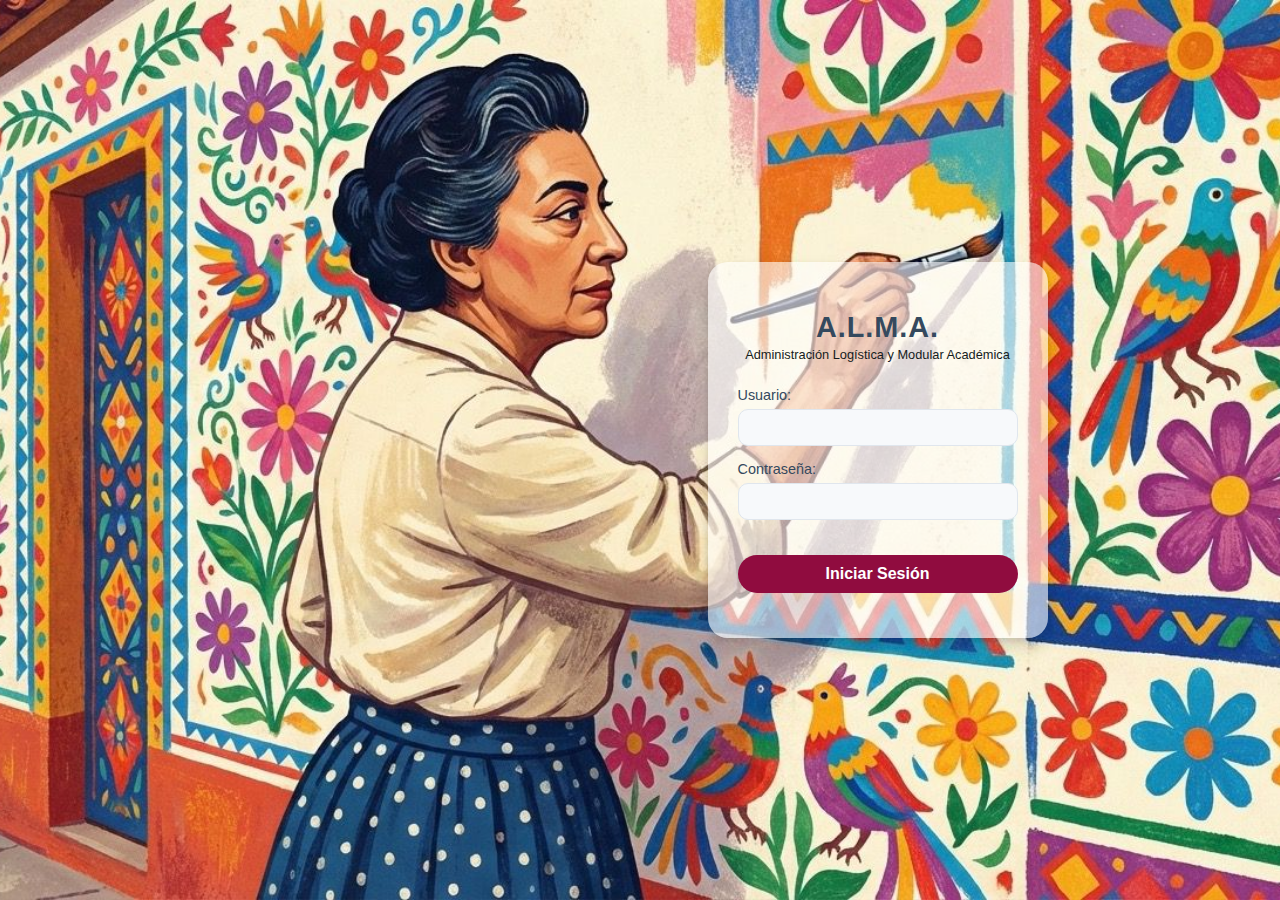
<file: index.html>
<!DOCTYPE html>
<html lang="es">
<head>
    <meta charset="UTF-8">
    <meta http-equiv="refresh" content="0; url=login/login.html">
    <title>Redirigiendo a A.L.M.A.</title>
</head>
<body>
    <p>Si no eres redirigido automáticamente, <a href="login/login.html">haz clic aquí</a>.</p>
</body>
</html>
</file>
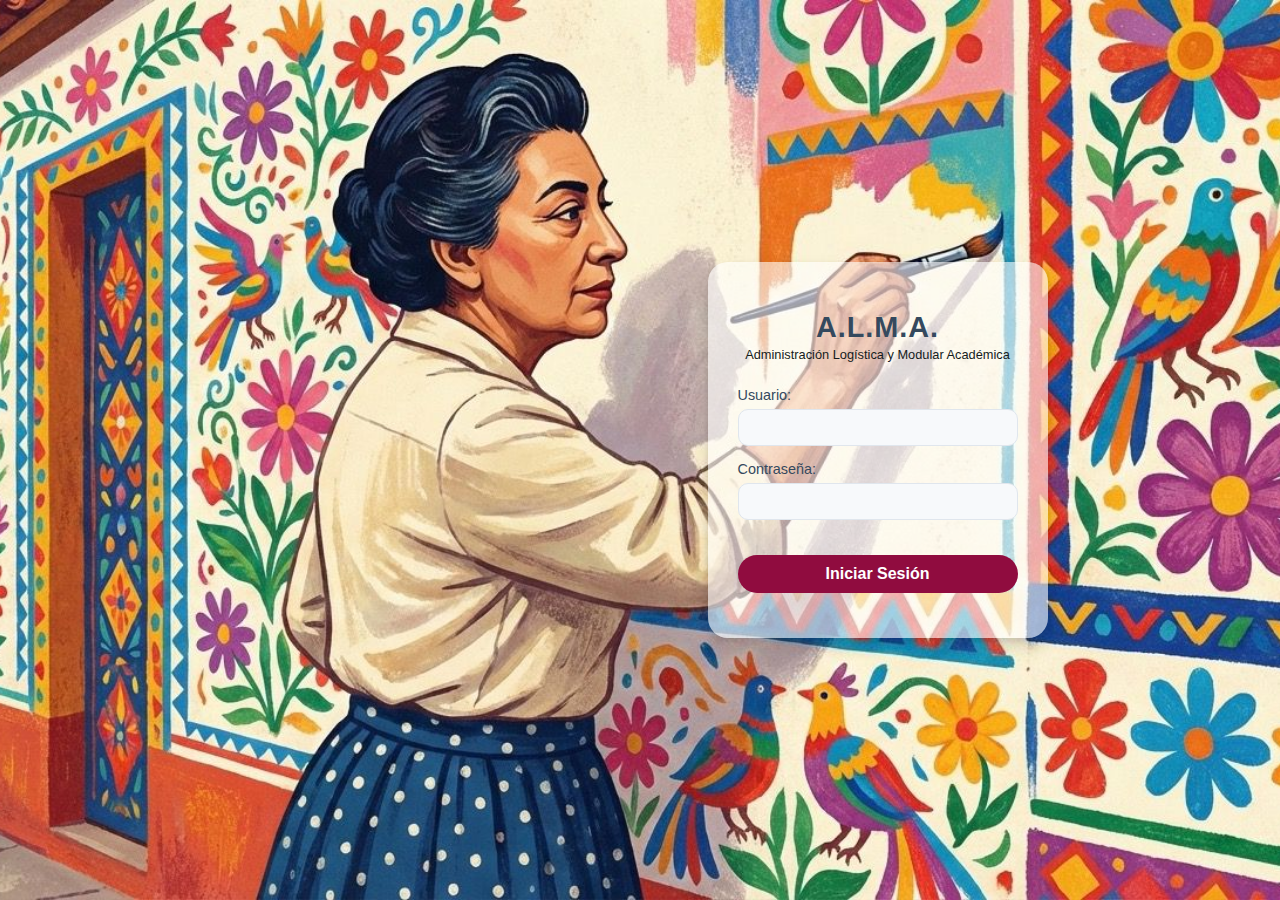
<file: login/login.html>
<!DOCTYPE html>
<html lang="es">
<head>
    <meta charset="UTF-8">
    <meta name="viewport" content="width=device-width, initial-scale=1.0">
    <title>Iniciar Sesión - A.L.M.A.</title>
    <link rel="stylesheet" href="login.css"> 
</head>
<body>

    <div class="login-card">
        <h1 class="title">A.L.M.A.</h1>
        <h2 class="subtitle">Administración Logística y Modular Académica</h2>
        
        <form id="loginForm">
            <div class="form-group">
                <label for="usuario">Usuario:</label>
                <input type="text" id="usuario" name="usuario" required>
            </div>
            <div class="form-group">
                <label for="password">Contraseña:</label>
                <input type="password" id="password" name="password" required>
            </div>
            <button type="submit" class="login-button">Iniciar Sesión</button>
            <p id="message" class="hidden-message"></p>
        </form>
    </div>

    <script src="login.js"></script>
</body>
</html>
</file>
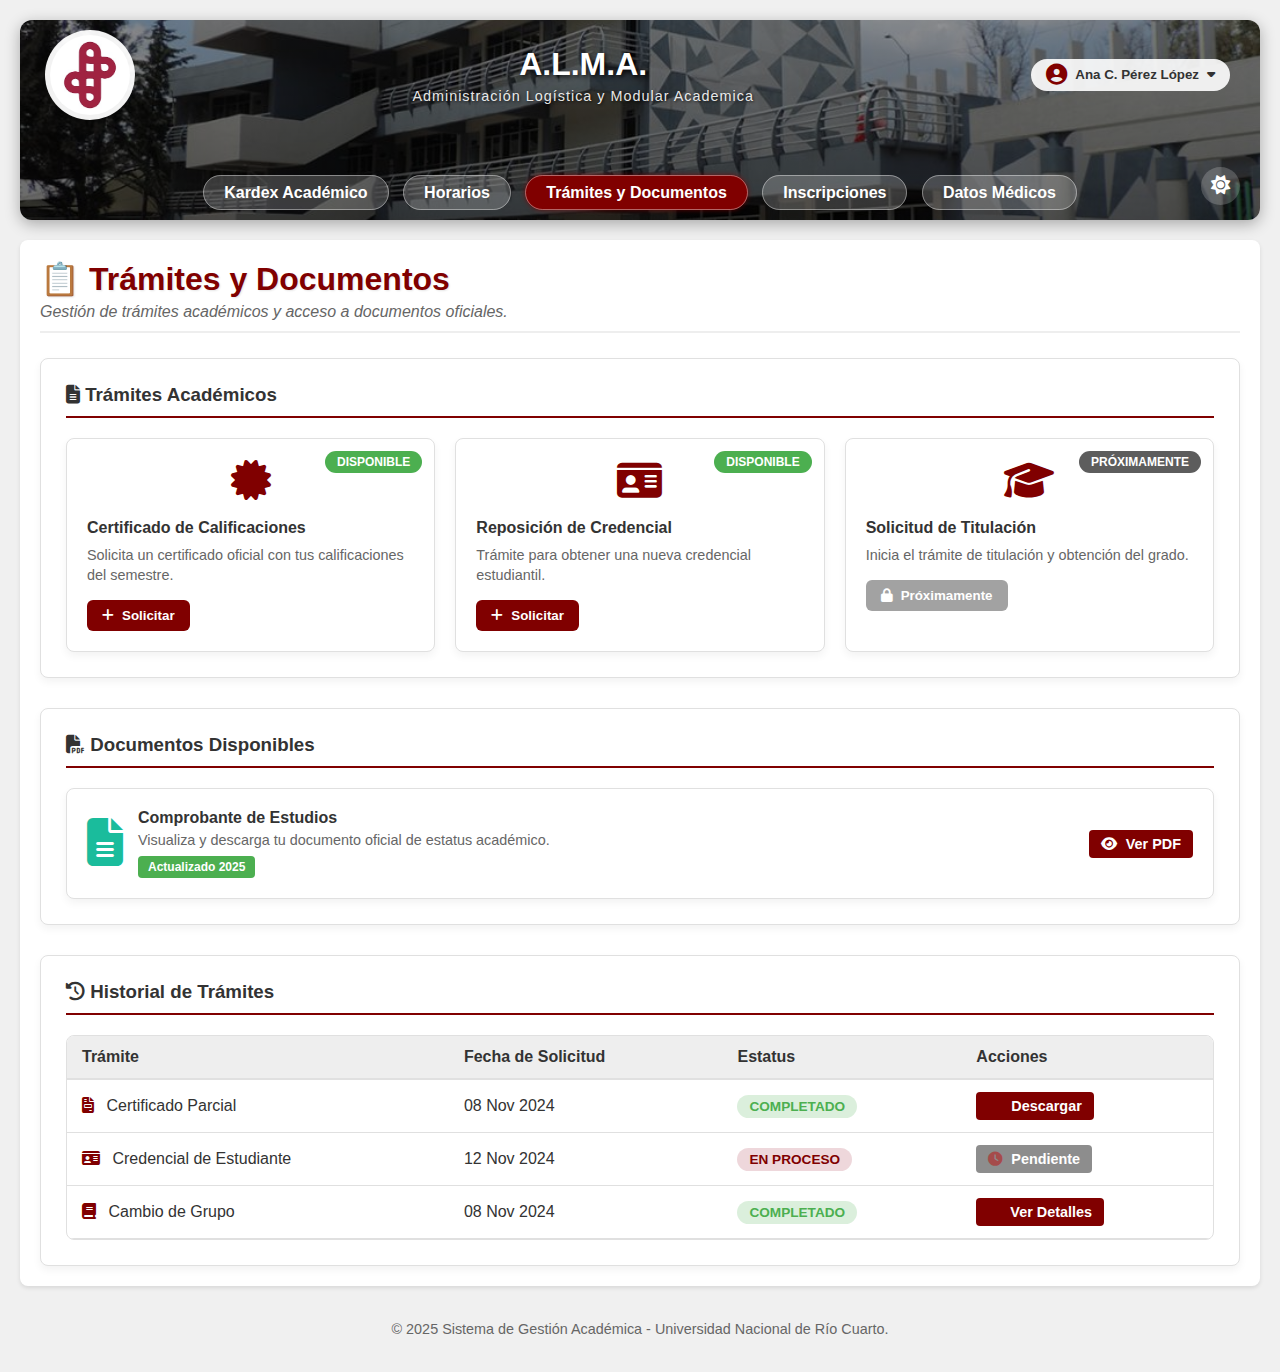
<file: student/docs.html>
<!DOCTYPE html>
<html lang="es">
<head>
    <meta charset="UTF-8">
    <meta name="viewport" content="width=device-width, initial-scale=1.0">
    <title>Trámites y Documentos - Alumnos</title>
    <link rel="stylesheet" href="https://cdnjs.cloudflare.com/ajax/libs/font-awesome/6.5.2/css/all.min.css">
    <link rel="stylesheet" href="student.css">
</head>
<body>

    <div class="page-container">

        <header class="main-header-content">
            <div class="header-top-bar">
                <div class="logo-wrapper">
                    <img src="logounrc.jpg" alt="Logo UNRC" class="logo-img">
                </div>
                <div class="system-title-container">
                    <h1 class="system-title">A.L.M.A.</h1>
                    <p class="system-subtitle-acronym">Administración Logística y Modular Academica </p>
                </div>
                <div class="profile-dropdown">
                    <button class="profile-menu-toggle" id="profileToggle">
                        <i class="fas fa-user-circle profile-icon-fa"></i>
                        <span>Ana C. Pérez López</span>
                        <i class="fas fa-caret-down" style="margin-left: 8px;"></i>
                    </button>
                    <div class="dropdown-content" id="profileDropdown">
                        <a href="#"><i class="fas fa-id-badge"></i> Mi Perfil</a>
                        <a href="#"><i class="fas fa-cog"></i> Configuración</a>
                        <a href="../login/login.html" class="logout"><i class="fas fa-sign-out-alt"></i> Cerrar Sesión</a>
                    </div>
                </div>
            </div>

            <nav class="horizontal-nav">
    <a href="kardex.html" class="nav-item">Kardex Académico</a>
    <a href="horario.html" class="nav-item">Horarios</a>
    <a href="docs.html" class="nav-item active">Trámites y Documentos</a>
    <a href="inscrip.html" class="nav-item">Inscripciones</a>
    <a href="medic.html" class="nav-item">Datos Médicos</a>
</nav>

            <div class="theme-toggle-container-bottom">
                <button class="theme-toggle-button" id="themeToggle" aria-label="Cambiar a Tema Oscuro">
                    <i class="fas fa-sun"></i> 
                </button>
            </div>
        </header>

        <div class="main-content-area">
    
            <div class="content-header">
                <h2>📋 Trámites y Documentos</h2>
                <p class="subtitle">Gestión de trámites académicos y acceso a documentos oficiales.</p>
            </div>

            <div class="card tramites-section">
                <h3><i class="fas fa-file-alt"></i> Trámites Académicos</h3>
                
                <div class="tramites-grid">
                    <div class="tramite-card">
                        <div class="tramite-icon">
                            <i class="fas fa-certificate"></i>
                        </div>
                        <div class="tramite-content">
                            <h4>Certificado de Calificaciones</h4>
                            <p class="tramite-description">Solicita un certificado oficial con tus calificaciones del semestre.</p>
                            <button class="btn-tramite">
                                <i class="fas fa-plus"></i> Solicitar
                            </button>
                        </div>
                        <span class="tramite-status disponible">Disponible</span>
                    </div>

                    <div class="tramite-card">
                        <div class="tramite-icon">
                            <i class="fas fa-id-card"></i>
                        </div>
                        <div class="tramite-content">
                            <h4>Reposición de Credencial</h4>
                            <p class="tramite-description">Trámite para obtener una nueva credencial estudiantil.</p>
                            <button class="btn-tramite">
                                <i class="fas fa-plus"></i> Solicitar
                            </button>
                        </div>
                        <span class="tramite-status disponible">Disponible</span>
                    </div>

                    <div class="tramite-card">
                        <div class="tramite-icon">
                            <i class="fas fa-graduation-cap"></i>
                        </div>
                        <div class="tramite-content">
                            <h4>Solicitud de Titulación</h4>
                            <p class="tramite-description">Inicia el trámite de titulación y obtención del grado.</p>
                            <button class="btn-tramite disabled">
                                <i class="fas fa-lock"></i> Próximamente
                            </button>
                        </div>
                        <span class="tramite-status proximamente">Próximamente</span>
                    </div>
                </div>
            </div>

            <div class="card documentos-section">
                <h3><i class="fas fa-file-pdf"></i> Documentos Disponibles</h3>
                <div class="documento-container">
                    
                    <div class="documento-card" id="openComprobanteModal">
                        <div class="documento-icon">
                            <i class="fas fa-file-alt"></i>
                        </div>
                        <div class="documento-content">
                            <h4>Comprobante de Estudios</h4>
                            <p class="documento-description">Visualiza y descarga tu documento oficial de estatus académico.</p>
                            <span class="documento-tag completo">Actualizado 2025</span>
                        </div>
                        <button class="btn-small"><i class="fas fa-eye"></i> Ver PDF</button>
                    </div>

                    </div>
            </div>

            <div id="pdfModal" class="modal">
                <div class="modal-content">
                    <span class="close-button" id="closePdfModal">&times;</span>
                    <div class="modal-header">
                        <h3>Comprobante de Estudios - comprobante_wereber.pdf</h3>
                    </div>
                    <div class="pdf-viewer-embed">
                        <iframe id="pdfFrame" src="comprobante_wereber.pdf" frameborder="0"></iframe>
                    </div>
                    <div class="modal-footer">
                        <a href="comprobante_wereber.pdf" download="comprobante_wereber.pdf" class="btn-primary btn-modal-download">
                            <i class="fas fa-download"></i> Descargar Comprobante
                        </a>
                    </div>
                </div>
            </div>
            
            <div class="card historial-tramites">
                <h3><i class="fas fa-history"></i> Historial de Trámites</h3>
                <div class="tramites-table-container">
                    <table class="tramites-table">
                        <thead>
                            <tr>
                                <th>Trámite</th>
                                <th>Fecha de Solicitud</th>
                                <th>Estatus</th>
                                <th>Acciones</th>
                            </tr>
                        </thead>
                        <tbody>
                            <tr>
                                <td><i class="fas fa-file-invoice"></i> Certificado Parcial</td>
                                <td>08 Nov 2024</td>
                                <td><span class="status-badge completed">Completado</span></td>
                                <td><button class="btn-small"><i class="fas fa-download"></i> Descargar</button></td>
                            </tr>
                            <tr>
                                <td><i class="fas fa-id-card"></i> Credencial de Estudiante</td>
                                <td>12 Nov 2024</td>
                                <td><span class="status-badge processing">En Proceso</span></td>
                                <td><button class="btn-small disabled"><i class="fas fa-clock"></i> Pendiente</button></td>
                            </tr>
                            <tr>
                                <td><i class="fas fa-book"></i> Cambio de Grupo</td>
                                <td>08 Nov 2024</td>
                                <td><span class="status-badge completed">Completado</span></td>
                                <td><button class="btn-small"><i class="fas fa-check"></i> Ver Detalles</button></td>
                            </tr>
                        </tbody>
                    </table>
                </div>
            </div>
            
        </div>
        <footer class="main-footer">
            &copy; 2025 Sistema de Gestión Académica - Universidad Nacional de Río Cuarto.
        </footer>
    </div>
    
    <script src="student.js"></script>

</body>
</html>
</file>
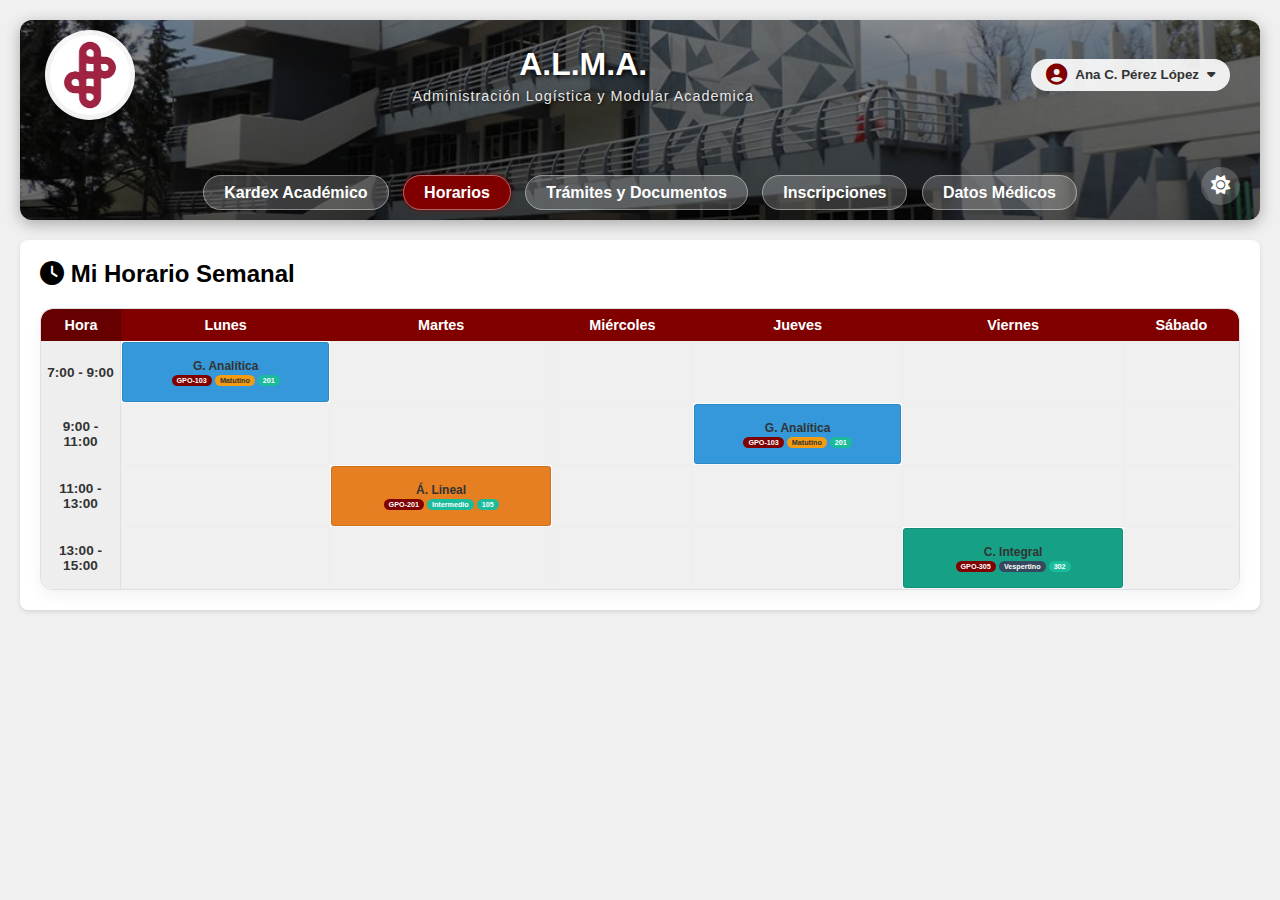
<file: student/horario.html>
<!DOCTYPE html>
<html lang="es">
<head>
    <meta charset="UTF-8">
    <meta name="viewport" content="width=device-width, initial-scale=1.0">
    <title>Horarios - Alumnos</title>
    <link rel="stylesheet" href="https://cdnjs.cloudflare.com/ajax/libs/font-awesome/6.5.2/css/all.min.css">
    <link rel="stylesheet" href="student.css">
</head>
<body>

    <div class="page-container">

        <header class="main-header-content">
            <div class="header-top-bar">
                <div class="logo-wrapper">
                    <img src="logounrc.jpg" alt="Logo UNRC" class="logo-img">
                </div>
                <div class="system-title-container">
                    <h1 class="system-title">A.L.M.A.</h1>
                    <p class="system-subtitle-acronym">Administración Logística y Modular Academica </p>
                </div>
                <div class="profile-dropdown">
                    <button class="profile-menu-toggle" id="profileToggle">
                        <i class="fas fa-user-circle profile-icon-fa"></i>
                        <span>Ana C. Pérez López</span>
                        <i class="fas fa-caret-down" style="margin-left: 8px;"></i>
                    </button>
                    <div class="dropdown-content" id="profileDropdown">
                        <a href="#"><i class="fas fa-id-badge"></i> Mi Perfil</a>
                        <a href="#"><i class="fas fa-cog"></i> Configuración</a>
                        <a href="../login/login.html" class="logout"><i class="fas fa-sign-out-alt"></i> Cerrar Sesión</a>
                    </div>
                </div>
            </div>

            <nav class="horizontal-nav">
                <a href="kardex.html" class="nav-item">Kardex Académico</a>
                <a href="horario.html" class="nav-item active">Horarios</a>
                <a href="docs.html" class="nav-item">Trámites y Documentos</a>
                <a href="inscrip.html" class="nav-item">Inscripciones</a>
                <a href="medic.html" class="nav-item">Datos Médicos</a>
            </nav>

            <div class="theme-toggle-container-bottom">
                <button class="theme-toggle-button" id="themeToggle" aria-label="Cambiar a Tema Oscuro">
                    <i class="fas fa-sun"></i> 
                </button>
            </div>
        </header>

        <div class="main-content-area">
            
            <h2 class="section-header-fancy">
                <i class="fas fa-clock header-icon"></i> 
                Mi Horario Semanal
            </h2>

            <div class="schedule-table-container">
                <table class="schedule-table" id="scheduleTable">
                    <thead>
                        <tr>
                            <th class="time-header">Hora</th>
                            <th>Lunes</th>
                            <th>Martes</th>
                            <th>Miércoles</th>
                            <th>Jueves</th>
                            <th>Viernes</th>
                            <th>Sábado</th> 
                        </tr>
                    </thead>
                    <tbody>
                        <tr>
                            <td class="time-slot" rowspan="2">7:00 - 9:00</td>
                            
                            <td class="class-cell" rowspan="2" data-class-id="GANA-L1" data-full-name="Geometría Analítica" data-group="GPO-103" data-aula="Aula 201">
                                <div class="class-title">G. Analítica</div>
                                <div class="class-details">
                                    <span class="chip chip-group">GPO-103</span>
                                    <span class="chip chip-turn-matu">Matutino</span>
                                    <span class="chip chip-aula">201</span>
                                </div>
                                <div class="info-pill">
                                    <span class="pill-detail-label">Clase:</span><span class="pill-detail-value">Geometría Analítica</span>
                                    <span class="pill-detail-label">Aula:</span><span class="pill-detail-value">201</span>
                                </div>
                            </td>
                            
                            <td class="class-cell empty" rowspan="2"></td>
                            <td class="class-cell empty" rowspan="2"></td>
                            <td class="class-cell empty" rowspan="2"></td>
                            <td class="class-cell empty" rowspan="2"></td>
                            <td class="class-cell empty" rowspan="2"></td>
                        </tr>
                        <tr></tr> <tr>
                            <td class="time-slot" rowspan="2">9:00 - 11:00</td>
                            
                            <td class="class-cell empty" rowspan="2"></td>
                            <td class="class-cell empty" rowspan="2"></td>
                            <td class="class-cell empty" rowspan="2"></td>
                            
                            <td class="class-cell" rowspan="2" data-class-id="GANA-J2" data-full-name="Geometría Analítica" data-group="GPO-103" data-aula="Aula 201">
                                <div class="class-title">G. Analítica</div>
                                <div class="class-details">
                                    <span class="chip chip-group">GPO-103</span>
                                    <span class="chip chip-turn-matu">Matutino</span>
                                    <span class="chip chip-aula">201</span>
                                </div>
                                <div class="info-pill">
                                    <span class="pill-detail-label">Clase:</span><span class="pill-detail-value">Geometría Analítica</span>
                                    <span class="pill-detail-label">Aula:</span><span class="pill-detail-value">201</span>
                                </div>
                            </td>
                            
                            <td class="class-cell empty" rowspan="2"></td>
                            <td class="class-cell empty" rowspan="2"></td>
                        </tr>
                        <tr></tr> <tr>
                            <td class="time-slot" rowspan="2">11:00 - 13:00</td>
                            
                            <td class="class-cell empty" rowspan="2"></td>
                            
                            <td class="class-cell" rowspan="2" data-class-id="ALIN-M3" data-full-name="Álgebra Lineal" data-group="GPO-201" data-aula="Aula 105">
                                <div class="class-title">Á. Lineal</div>
                                <div class="class-details">
                                    <span class="chip chip-group">GPO-201</span>
                                    <span class="chip chip-turn-interm">Intermedio</span>
                                    <span class="chip chip-aula">105</span>
                                </div>
                                <div class="info-pill">
                                    <span class="pill-detail-label">Clase:</span><span class="pill-detail-value">Álgebra Lineal</span>
                                    <span class="pill-detail-label">Aula:</span><span class="pill-detail-value">105</span>
                                </div>
                            </td>
                            
                            <td class="class-cell empty" rowspan="2"></td>
                            <td class="class-cell empty" rowspan="2"></td>
                            <td class="class-cell empty" rowspan="2"></td>
                            
                            <td class="class-cell empty" rowspan="2"></td>
                        </tr>
                        <tr></tr> <tr>
                            <td class="time-slot" rowspan="2">13:00 - 15:00</td>
                            
                            <td class="class-cell empty" rowspan="2"></td>
                            <td class="class-cell empty" rowspan="2"></td>
                            <td class="class-cell empty" rowspan="2"></td>
                            <td class="class-cell empty" rowspan="2"></td>
                            
                            <td class="class-cell" rowspan="2" data-class-id="CINT-V4" data-full-name="Cálculo Integral" data-group="GPO-305" data-aula="Aula 302">
                                <div class="class-title">C. Integral</div>
                                <div class="class-details">
                                    <span class="chip chip-group">GPO-305</span>
                                    <span class="chip chip-turn-vesp">Vespertino</span>
                                    <span class="chip chip-aula">302</span>
                                </div>
                                <div class="info-pill">
                                    <span class="pill-detail-label">Clase:</span><span class="pill-detail-value">Cálculo Integral</span>
                                    <span class="pill-detail-label">Aula:</span><span class="pill-detail-value">302</span>
                                </div>
                            </td>
                            
                            <td class="class-cell empty" rowspan="2"></td>
                        </tr>
                        <tr></tr>
                    </tbody>
                </table>
            </div>

        </div>
    </div>
    <script src="student.js"></script>
</body>
</html>
</file>
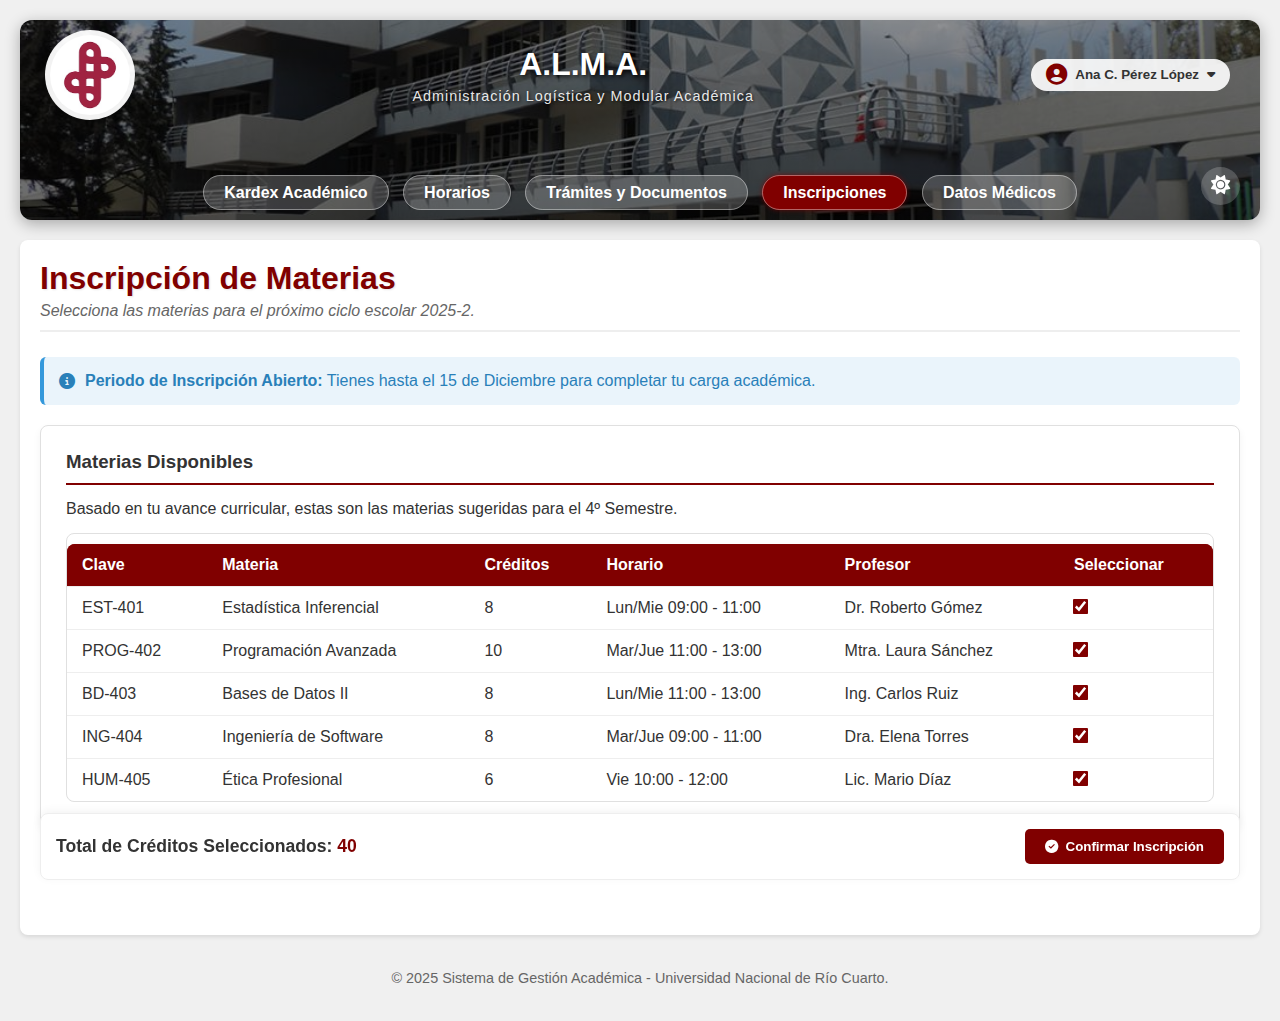
<file: student/inscrip.html>
<!DOCTYPE html>
<html lang="es">
<head>
    <meta charset="UTF-8">
    <meta name="viewport" content="width=device-width, initial-scale=1.0">
    <title>Inscripciones - Alumnos</title>
    <link rel="stylesheet" href="https://cdnjs.cloudflare.com/ajax/libs/font-awesome/6.5.2/css/all.min.css">
    <link rel="stylesheet" href="student.css">
</head>
<body>

    <div class="page-container">

        <header class="main-header-content">
            <div class="header-top-bar">
                <div class="logo-wrapper">
                    <img src="logounrc.jpg" alt="Logo UNRC" class="logo-img">
                </div>
                <div class="system-title-container">
                    <h1 class="system-title">A.L.M.A.</h1>
                    <p class="system-subtitle-acronym">Administración Logística y Modular Académica</p>
                </div>
                <div class="profile-dropdown">
                    <button class="profile-menu-toggle" id="profileToggle">
                        <i class="fas fa-user-circle profile-icon-fa"></i>
                        <span>Ana C. Pérez López</span>
                        <i class="fas fa-caret-down" style="margin-left: 8px;"></i>
                    </button>
                    <div class="dropdown-content" id="profileDropdown">
                        <a href="#"><i class="fas fa-id-badge"></i> Mi Perfil</a>
                        <a href="#"><i class="fas fa-cog"></i> Configuración</a>
                        <a href="../login/login.html" class="logout"><i class="fas fa-sign-out-alt"></i> Cerrar Sesión</a>
                    </div>
                </div>
            </div>

            <nav class="horizontal-nav">
                <a href="kardex.html" class="nav-item">Kardex Académico</a>
                <a href="horario.html" class="nav-item">Horarios</a>
                <a href="docs.html" class="nav-item">Trámites y Documentos</a>
                <a href="inscrip.html" class="nav-item active">Inscripciones</a>
                <a href="medic.html" class="nav-item">Datos Médicos</a>
            </nav>

            <div class="theme-toggle-container-bottom">
                <button class="theme-toggle-button" id="themeToggle" aria-label="Cambiar a Tema Oscuro">
                    <i class="fas fa-sun"></i> 
                </button>
            </div>
        </header>

        <div class="main-content-area">
    
            <div class="content-header">
                <h2>Inscripción de Materias</h2>
                <p class="subtitle">Selecciona las materias para el próximo ciclo escolar 2025-2.</p>
            </div>

            <div class="alert-box alert-info">
                <i class="fas fa-info-circle"></i>
                <div>
                    <strong>Periodo de Inscripción Abierto:</strong> Tienes hasta el 15 de Diciembre para completar tu carga académica.
                </div>
            </div>

            <div class="card">
                <h3>Materias Disponibles</h3>
                <p>Basado en tu avance curricular, estas son las materias sugeridas para el 4º Semestre.</p>
                
                <div class="data-table-container">
                    <table class="data-table">
                        <thead>
                            <tr>
                                <th>Clave</th>
                                <th>Materia</th>
                                <th>Créditos</th>
                                <th>Horario</th>
                                <th>Profesor</th>
                                <th>Seleccionar</th>
                            </tr>
                        </thead>
                        <tbody>
                            <tr>
                                <td>EST-401</td>
                                <td>Estadística Inferencial</td>
                                <td>8</td>
                                <td>Lun/Mie 09:00 - 11:00</td>
                                <td>Dr. Roberto Gómez</td>
                                <td><input type="checkbox" checked></td>
                            </tr>
                            <tr>
                                <td>PROG-402</td>
                                <td>Programación Avanzada</td>
                                <td>10</td>
                                <td>Mar/Jue 11:00 - 13:00</td>
                                <td>Mtra. Laura Sánchez</td>
                                <td><input type="checkbox" checked></td>
                            </tr>
                            <tr>
                                <td>BD-403</td>
                                <td>Bases de Datos II</td>
                                <td>8</td>
                                <td>Lun/Mie 11:00 - 13:00</td>
                                <td>Ing. Carlos Ruiz</td>
                                <td><input type="checkbox" checked></td>
                            </tr>
                            <tr>
                                <td>ING-404</td>
                                <td>Ingeniería de Software</td>
                                <td>8</td>
                                <td>Mar/Jue 09:00 - 11:00</td>
                                <td>Dra. Elena Torres</td>
                                <td><input type="checkbox" checked></td>
                            </tr>
                            <tr>
                                <td>HUM-405</td>
                                <td>Ética Profesional</td>
                                <td>6</td>
                                <td>Vie 10:00 - 12:00</td>
                                <td>Lic. Mario Díaz</td>
                                <td><input type="checkbox" checked></td>
                            </tr>
                        </tbody>
                    </table>
                </div>
            </div>

            <div class="action-bar">
                <div class="summary-text">
                    Total de Créditos Seleccionados: <span style="color: var(--main-color);">40</span>
                </div>
                <button class="form-action-btn" onclick="alert('Inscripción confirmada exitosamente. Se ha generado tu comprobante.')">
                    <i class="fas fa-check-circle"></i> Confirmar Inscripción
                </button>
            </div>

        </div>
        <footer class="main-footer">
            &copy; 2025 Sistema de Gestión Académica - Universidad Nacional de Río Cuarto.
        </footer>
    </div>
    
    <script src="student.js"></script>

</body>
</html>
</file>
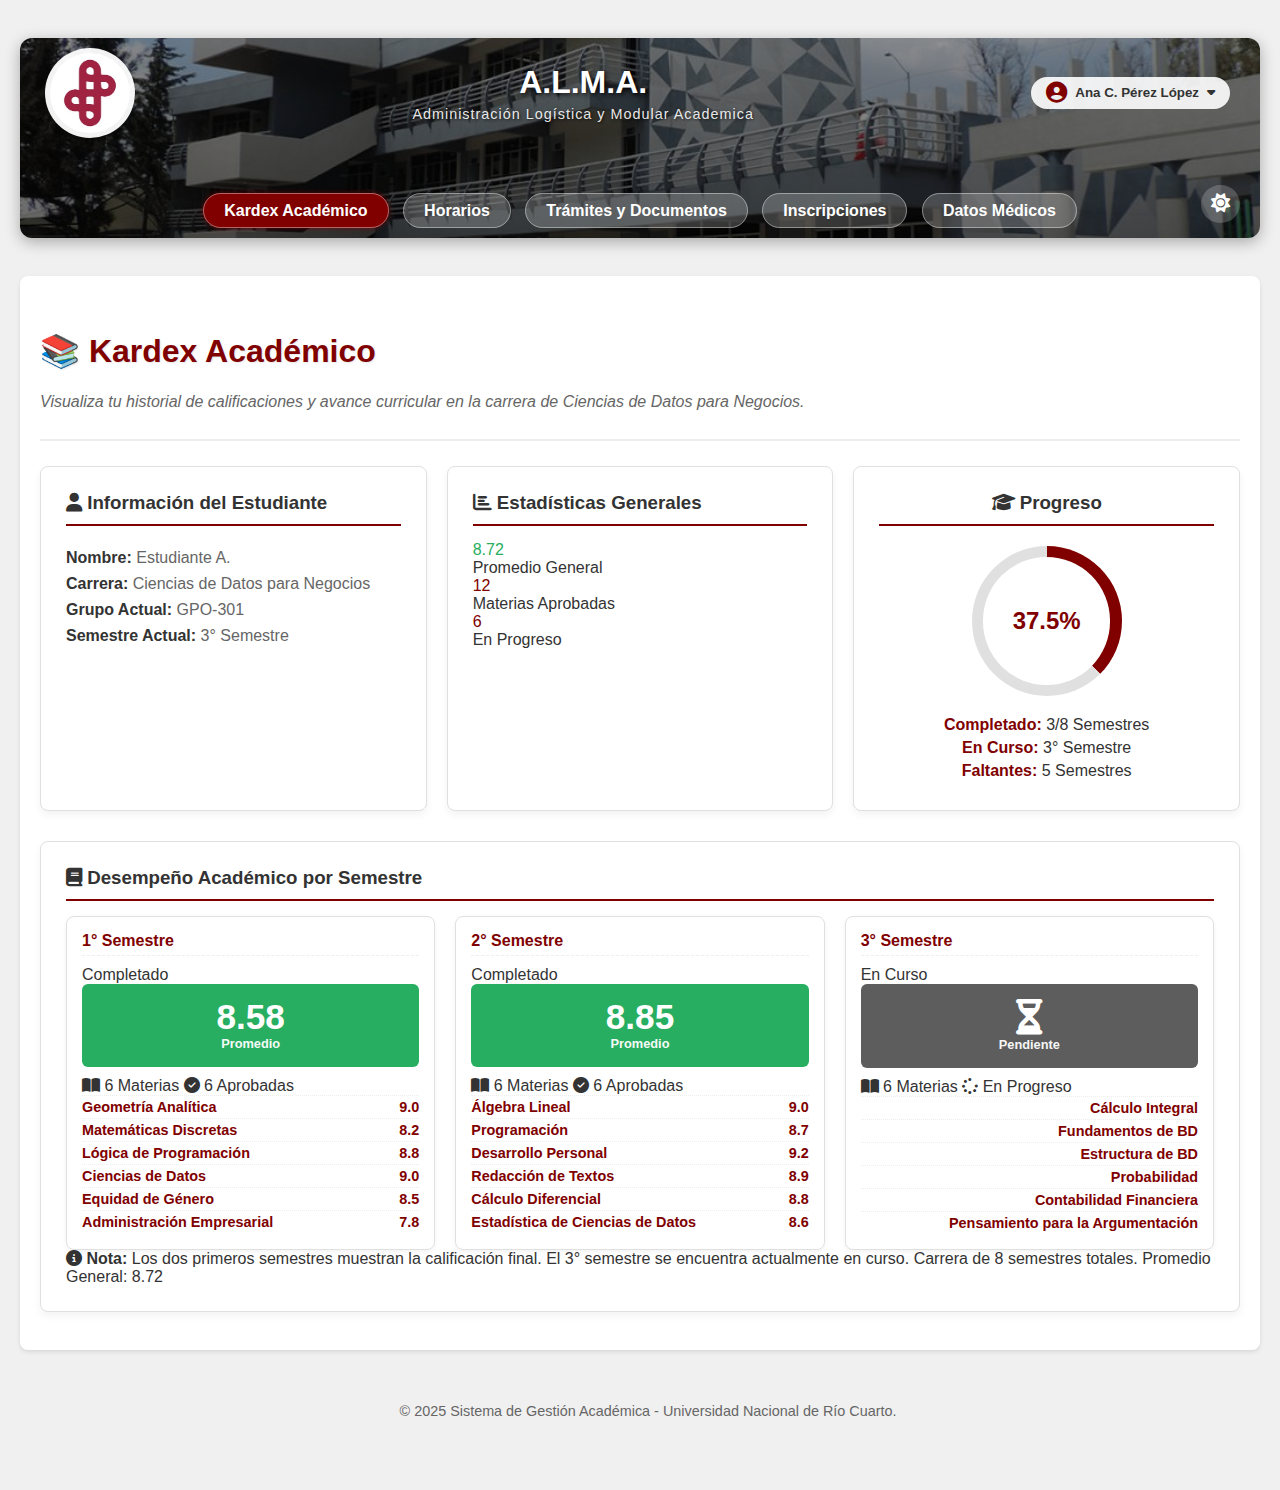
<file: student/kardex.html>
<!DOCTYPE html>
<html lang="es">
<head>
    <meta charset="UTF-8">
    <meta name="viewport" content="width=device-width, initial-scale=1.0">
    <title>Kardex Académico - Alumnos</title>
    <link rel="stylesheet" href="https://cdnjs.cloudflare.com/ajax/libs/font-awesome/6.5.2/css/all.min.css">
    <link rel="stylesheet" href="student.css">
</head>
<body>
    <div class="page-container">
		<header class="main-header-content">
			<div class="header-top-bar">
				<div class="logo-wrapper">
					<img src="logounrc.jpg" alt="Logo UNRC" class="logo-img">
				</div>
				<div class="system-title-container">
					<h1 class="system-title">A.L.M.A.</h1>
					<p class="system-subtitle-acronym">Administración Logística y Modular Academica </p>
				</div>
				<div class="profile-dropdown">
					<button class="profile-menu-toggle" id="profileToggle">
						<i class="fas fa-user-circle profile-icon-fa"></i>
						<span>Ana C. Pérez López</span>
						<i class="fas fa-caret-down" style="margin-left: 8px;"></i>
					</button>
					<div class="dropdown-content" id="profileDropdown">
						<a href="#"><i class="fas fa-id-badge"></i> Mi Perfil</a>
						<a href="#"><i class="fas fa-cog"></i> Configuración</a>
						<a href="../login/login.html" class="logout"><i class="fas fa-sign-out-alt"></i> Cerrar Sesión</a>
					</div>
				</div>
			</div>

			<nav class="horizontal-nav">
				<a href="kardex.html" class="nav-item">Kardex Académico</a>
				<a href="horario.html" class="nav-item">Horarios</a>
				<a href="docs.html" class="nav-item">Trámites y Documentos</a>
				<a href="inscrip.html" class="nav-item">Inscripciones</a>
				<a href="medic.html" class="nav-item">Datos Médicos</a>
			</nav>

			<div class="theme-toggle-container-bottom">
				<button class="theme-toggle-button" id="themeToggle" aria-label="Cambiar a Tema Oscuro">
					<i class="fas fa-sun"></i> 
				</button>
			</div>
		</header>

        <div class="main-content-area">
            <div class="content-header">
                <h2>📚 Kardex Académico</h2>
                <p class="subtitle">Visualiza tu historial de calificaciones y avance curricular en la carrera de Ciencias de Datos para Negocios.</p>
            </div>

            <div class="kardex-dashboard-grid">
                
                <div class="card profile-summary-card">
                    <h3><i class="fas fa-user"></i> Información del Estudiante</h3>
                    <div class="profile-meta">
                        <p><strong>Nombre:</strong> Estudiante A.</p>
                        <p><strong>Carrera:</strong> Ciencias de Datos para Negocios</p>
                        <p><strong>Grupo Actual:</strong> GPO-301</p>
                        <p><strong>Semestre Actual:</strong> 3° Semestre</p>
                    </div>
                </div>

                <div class="card stats-card">
                    <h3><i class="fas fa-chart-bar"></i> Estadísticas Generales</h3>
                    <div class="stats-grid">
                        <div class="stat-item">
                            <div class="stat-number" style="color: var(--color-aprobado);">8.72</div>
                            <div class="stat-label">Promedio General</div>
                        </div>
                        <div class="stat-item">
                            <div class="stat-number" style="color: var(--main-color);">12</div>
                            <div class="stat-label">Materias Aprobadas</div>
                        </div>
                        <div class="stat-item">
                            <div class="stat-number" style="color: var(--main-color);">6</div>
                            <div class="stat-label">En Progreso</div>
                        </div>
                    </div>
                </div>

                <div class="card credit-progress-card">
                    <h3><i class="fas fa-graduation-cap"></i> Progreso</h3>
                    <div class="progress-chart-container">
                        <div class="pie-chart" style="--progress: 37.5;">
                            <span class="chart-value">37.5%</span>
                        </div>
                    </div>
                    <div class="progress-stats">
                        <p><strong>Completado:</strong> 3/8 Semestres</p>
                        <p><strong>En Curso:</strong> 3° Semestre</p>
                        <p><strong>Faltantes:</strong> 5 Semestres</p>
                    </div>
                </div>
                
            </div>
            
            <div class="card semester-performance-card">
                <h3><i class="fas fa-book"></i> Desempeño Académico por Semestre</h3>
                
                <div class="semester-dashboard-grid">
                    
                    <!-- PRIMER SEMESTRE -->
                    <div class="semester-card s1">
                        <div class="semester-header">
                            <h4>1° Semestre</h4>
                            <span class="semester-badge">Completado</span>
                        </div>
                        <div class="grade-box grade-approved">
                            <span class="grade-number">8.58</span>
                            <span class="grade-label">Promedio</span>
                        </div>
                        <div class="semester-meta">
                            <span><i class="fas fa-book-open"></i> 6 Materias</span>
                            <span><i class="fas fa-check-circle"></i> 6 Aprobadas</span>
                        </div>
                        <ul class="grade-list">
                            <li>
                                <span class="subject-name">Geometría Analítica</span>
                                <span class="subject-grade">9.0</span>
                            </li>
                            <li>
                                <span class="subject-name">Matemáticas Discretas</span>
                                <span class="subject-grade">8.2</span>
                            </li>
                            <li>
                                <span class="subject-name">Lógica de Programación</span>
                                <span class="subject-grade">8.8</span>
                            </li>
                            <li>
                                <span class="subject-name">Ciencias de Datos</span>
                                <span class="subject-grade">9.0</span>
                            </li>
                            <li>
                                <span class="subject-name">Equidad de Género</span>
                                <span class="subject-grade">8.5</span>
                            </li>
                            <li>
                                <span class="subject-name">Administración Empresarial</span>
                                <span class="subject-grade">7.8</span>
                            </li>
                        </ul>
                    </div>

                    <!-- SEGUNDO SEMESTRE -->
                    <div class="semester-card s2">
                        <div class="semester-header">
                            <h4>2° Semestre</h4>
                            <span class="semester-badge">Completado</span>
                        </div>
                        <div class="grade-box grade-approved">
                            <span class="grade-number">8.85</span>
                            <span class="grade-label">Promedio</span>
                        </div>
                        <div class="semester-meta">
                            <span><i class="fas fa-book-open"></i> 6 Materias</span>
                            <span><i class="fas fa-check-circle"></i> 6 Aprobadas</span>
                        </div>
                        <ul class="grade-list">
                            <li>
                                <span class="subject-name">Álgebra Lineal</span>
                                <span class="subject-grade">9.0</span>
                            </li>
                            <li>
                                <span class="subject-name">Programación</span>
                                <span class="subject-grade">8.7</span>
                            </li>
                            <li>
                                <span class="subject-name">Desarrollo Personal</span>
                                <span class="subject-grade">9.2</span>
                            </li>
                            <li>
                                <span class="subject-name">Redacción de Textos</span>
                                <span class="subject-grade">8.9</span>
                            </li>
                            <li>
                                <span class="subject-name">Cálculo Diferencial</span>
                                <span class="subject-grade">8.8</span>
                            </li>
                            <li>
                                <span class="subject-name">Estadística de Ciencias de Datos</span>
                                <span class="subject-grade">8.6</span>
                            </li>
                        </ul>
                    </div>
                    
                    <!-- TERCER SEMESTRE (EN CURSO) -->
                    <div class="semester-card s3 in-progress">
                        <div class="semester-header">
                            <h4>3° Semestre</h4>
                            <span class="semester-badge in-progress">En Curso</span>
                        </div>
                        <div class="grade-box grade-in-progress">
                            <span class="grade-number"><i class="fas fa-hourglass-half"></i></span>
                            <span class="grade-label">Pendiente</span>
                        </div>
                        <div class="semester-meta">
                            <span><i class="fas fa-book-open"></i> 6 Materias</span>
                            <span><i class="fas fa-spinner"></i> En Progreso</span>
                        </div>
                        <ul class="grade-list in-progress-list">
                            <li>
                                <span class="status-indicator"></span>
                                <span class="subject-name">Cálculo Integral</span>
                            </li>
                            <li>
                                <span class="status-indicator"></span>
                                <span class="subject-name">Fundamentos de BD</span>
                            </li>
                            <li>
                                <span class="status-indicator"></span>
                                <span class="subject-name">Estructura de BD</span>
                            </li>
                            <li>
                                <span class="status-indicator"></span>
                                <span class="subject-name">Probabilidad</span>
                            </li>
                            <li>
                                <span class="status-indicator"></span>
                                <span class="subject-name">Contabilidad Financiera</span>
                            </li>
                            <li>
                                <span class="status-indicator"></span>
                                <span class="subject-name">Pensamiento para la Argumentación</span>
                            </li>
                        </ul>
                    </div>

                </div>
                
                <div class="table-legend">
                    <i class="fas fa-info-circle"></i> <strong>Nota:</strong> Los dos primeros semestres muestran la calificación final. El 3° semestre se encuentra actualmente en curso. Carrera de 8 semestres totales. Promedio General: 8.72
                </div>
            </div>        </div>
        <footer class="main-footer">
            &copy; 2025 Sistema de Gestión Académica - Universidad Nacional de Río Cuarto.
        </footer>
    </div>
    
    <script src="student.js"></script>
</body>
</html>
</file>
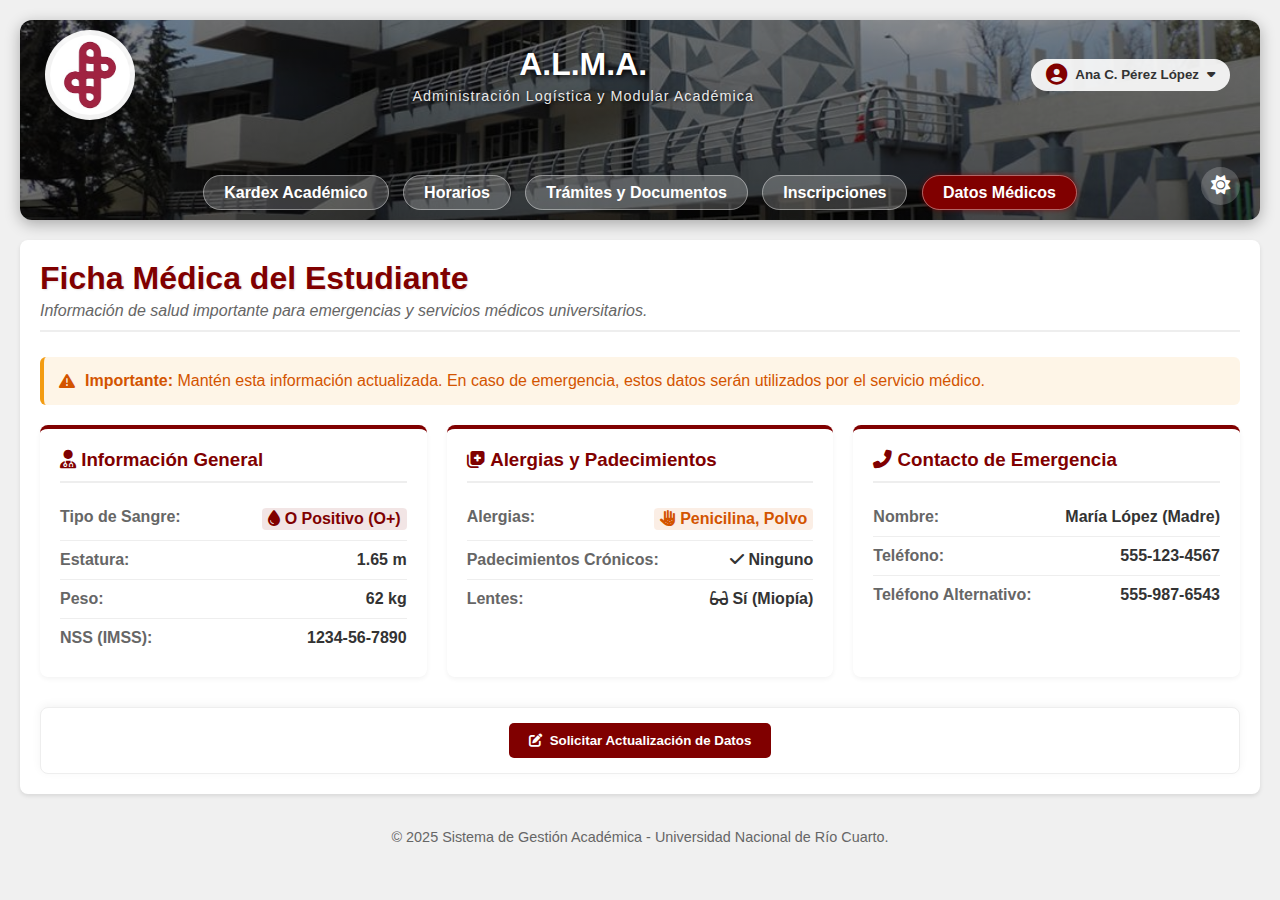
<file: student/medic.html>
<!DOCTYPE html>
<html lang="es">
<head>
    <meta charset="UTF-8">
    <meta name="viewport" content="width=device-width, initial-scale=1.0">
    <title>Datos Médicos - Alumnos</title>
    <link rel="stylesheet" href="https://cdnjs.cloudflare.com/ajax/libs/font-awesome/6.5.2/css/all.min.css">
    <link rel="stylesheet" href="student.css">
</head>
<body>

    <div class="page-container">

        <header class="main-header-content">
            <div class="header-top-bar">
                <div class="logo-wrapper">
                    <img src="logounrc.jpg" alt="Logo UNRC" class="logo-img">
                </div>
                <div class="system-title-container">
                    <h1 class="system-title">A.L.M.A.</h1>
                    <p class="system-subtitle-acronym">Administración Logística y Modular Académica </p>
                </div>
                <div class="profile-dropdown">
                    <button class="profile-menu-toggle" id="profileToggle">
                        <i class="fas fa-user-circle profile-icon-fa"></i>
                        <span>Ana C. Pérez López</span>
                        <i class="fas fa-caret-down" style="margin-left: 8px;"></i>
                    </button>
                    <div class="dropdown-content" id="profileDropdown">
                        <a href="#"><i class="fas fa-id-badge"></i> Mi Perfil</a>
                        <a href="#"><i class="fas fa-cog"></i> Configuración</a>
                        <a href="../login/login.html" class="logout"><i class="fas fa-sign-out-alt"></i> Cerrar Sesión</a>
                    </div>
                </div>
            </div>

            <nav class="horizontal-nav">
                <a href="kardex.html" class="nav-item">Kardex Académico</a>
                <a href="horario.html" class="nav-item">Horarios</a>
                <a href="docs.html" class="nav-item">Trámites y Documentos</a>
                <a href="inscrip.html" class="nav-item">Inscripciones</a>
                <a href="medic.html" class="nav-item active">Datos Médicos</a>
            </nav>

            <div class="theme-toggle-container-bottom">
                <button class="theme-toggle-button" id="themeToggle" aria-label="Cambiar a Tema Oscuro">
                    <i class="fas fa-sun"></i> 
                </button>
            </div>
        </header>

        <div class="main-content-area">
    
            <div class="content-header">
                <h2> Ficha Médica del Estudiante</h2>
                <p class="subtitle">Información de salud importante para emergencias y servicios médicos universitarios.</p>
            </div>

            <div class="alert-box alert-warning">
                <i class="fas fa-exclamation-triangle"></i>
                <div>
                    <strong>Importante:</strong> Mantén esta información actualizada. En caso de emergencia, estos datos serán utilizados por el servicio médico.
                </div>
            </div>

            <div class="info-grid">
                
                <div class="info-card">
                    <h3><i class="fas fa-user-md"></i> Información General</h3>
                    <div class="info-row">
                        <span class="info-label">Tipo de Sangre:</span>
                        <span class="info-value highlight"><i class="fas fa-tint"></i> O Positivo (O+)</span>
                    </div>
                    <div class="info-row">
                        <span class="info-label">Estatura:</span>
                        <span class="info-value">1.65 m</span>
                    </div>
                    <div class="info-row">
                        <span class="info-label">Peso:</span>
                        <span class="info-value">62 kg</span>
                    </div>
                    <div class="info-row">
                        <span class="info-label">NSS (IMSS):</span>
                        <span class="info-value">1234-56-7890</span>
                    </div>
                </div>

                <div class="info-card">
                    <h3><i class="fas fa-notes-medical"></i> Alergias y Padecimientos</h3>
                    <div class="info-row">
                        <span class="info-label">Alergias:</span>
                        <span class="info-value highlight" style="color: #d35400; background-color: rgba(211, 84, 0, 0.1);"><i class="fas fa-allergies"></i> Penicilina, Polvo</span>
                    </div>
                    <div class="info-row">
                        <span class="info-label">Padecimientos Crónicos:</span>
                        <span class="info-value"><i class="fas fa-check"></i> Ninguno</span>
                    </div>
                    <div class="info-row">
                        <span class="info-label">Lentes:</span>
                        <span class="info-value"><i class="fas fa-glasses"></i> Sí (Miopía)</span>
                    </div>
                </div>

                <div class="info-card">
                    <h3><i class="fas fa-phone-alt"></i> Contacto de Emergencia</h3>
                    <div class="info-row">
                        <span class="info-label">Nombre:</span>
                        <span class="info-value">María López (Madre)</span>
                    </div>
                    <div class="info-row">
                        <span class="info-label">Teléfono:</span>
                        <span class="info-value"><a href="tel:5551234567" style="text-decoration: none; color: inherit;">555-123-4567</a></span>
                    </div>
                    <div class="info-row">
                        <span class="info-label">Teléfono Alternativo:</span>
                        <span class="info-value">555-987-6543</span>
                    </div>
                </div>

            </div>

            <div class="action-bar" style="justify-content: center; margin-top: 30px;">
                <button class="form-action-btn" onclick="alert('Formulario de actualización habilitado.')">
                    <i class="fas fa-edit"></i> Solicitar Actualización de Datos
                </button>
            </div>

        </div>
        <footer class="main-footer">
            &copy; 2025 Sistema de Gestión Académica - Universidad Nacional de Río Cuarto.
        </footer>
    </div>
    
    <script src="student.js"></script>

</body>
</html>
</file>
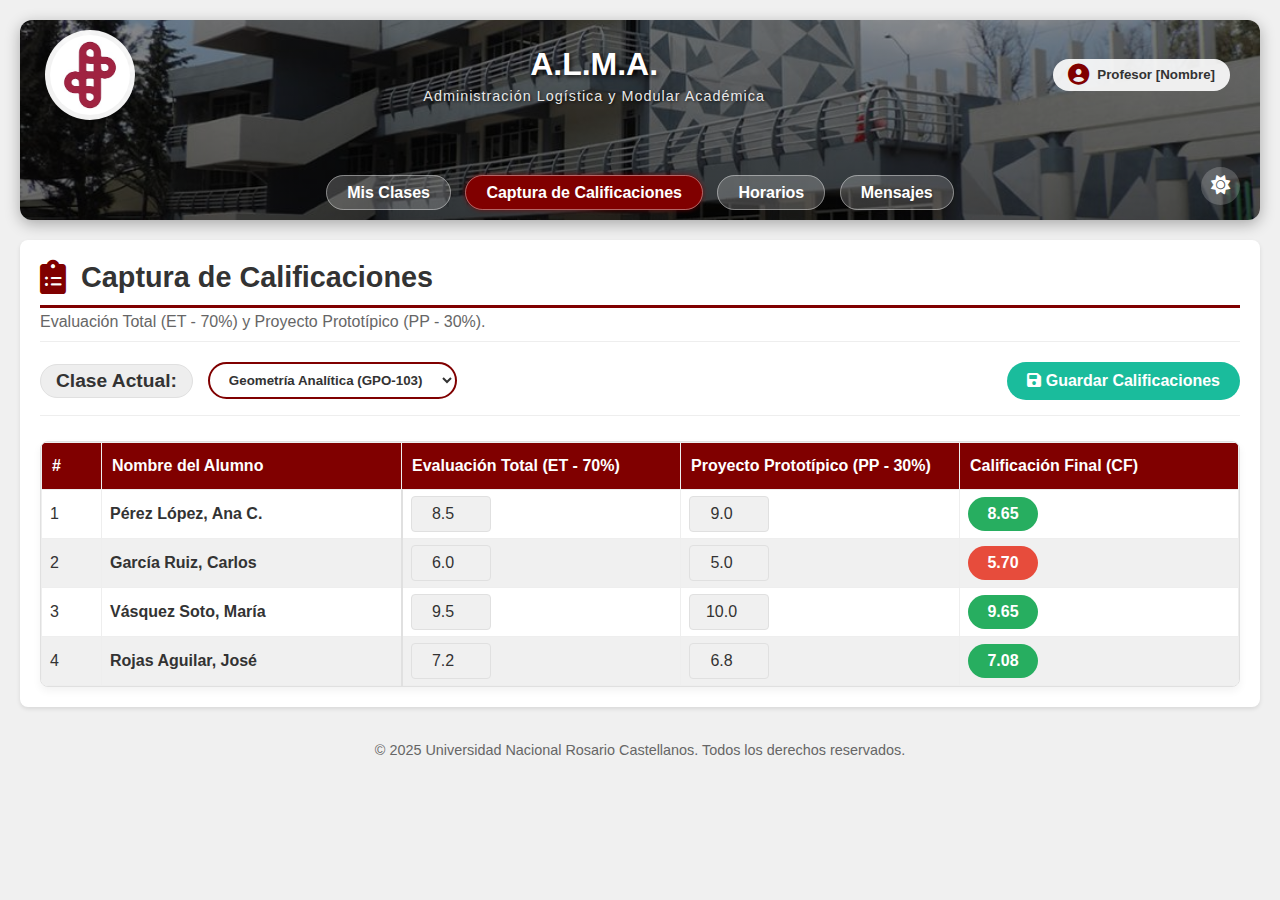
<file: teacher/calif.html>
<!DOCTYPE html>
<html lang="es">
<head>
    <meta charset="UTF-8">
    <meta name="viewport" content="width=device-width, initial-scale=1.0">
    <title>A.L.M.A - Captura de Calificaciones</title>
    <link rel="stylesheet" href="teacher.css"> 
    <link rel="stylesheet" href="https://cdnjs.cloudflare.com/ajax/libs/font-awesome/6.0.0-beta3/css/all.min.css">
</head>
<body>

    <div class="page-container">
    
        <header class="main-header-content">
            <div class="header-top-bar">
                
                <div class="logo-wrapper">
                    <img src="logounrc.jpg" alt="Logo de la Universidad" class="logo-img">
                </div>
                
                <div class="system-title-container">
                    <h1 class="system-title">A.L.M.A.</h1>
                    <span class="system-subtitle-acronym">Administración Logística y Modular Académica</span>
                </div>

                <div class="profile-dropdown">
                    <button class="profile-menu-toggle" id="profileToggle">
                        <i class="fas fa-user-circle profile-icon-fa"></i>
                        <span>Profesor [Nombre]</span>
                    </button>
                    
                    <div class="dropdown-content" id="profileDropdown">
                        <a href="configuracion.html">Configuración</a>
                        <a href="#">Ayuda</a>
                        <a href="../login/login.html" class="logout">Cerrar Sesión</a>
                    </div>
                </div>
            </div>
            
            <div class="theme-toggle-container-bottom">
                   <button id="themeToggle" class="theme-toggle-button" aria-label="Cambiar Tema">
                     <i class="fas fa-sun"></i> 
                </button>
            </div>

            <nav class="horizontal-nav">
                <a href="myclass.html" class="nav-item" data-page="clases">Mis Clases</a>
                <a href="calif.html" class="nav-item active" data-page="calificaciones">Captura de Calificaciones</a>
                <a href="horario.html" class="nav-item" data-page="horarios">Horarios</a>
                <a href="mensajes.html" class="nav-item" data-page="mensajes">Mensajes</a>
            </nav>
        </header>

        <main class="main-content-area">
            
            <h2 class="section-header-fancy">
                <i class="fas fa-clipboard-list header-icon"></i> 
                Captura de Calificaciones
            </h2>
            <p class="subtitle-text">
                Evaluación Total (ET - 70%) y Proyecto Prototípico (PP - 30%).
            </p>

            <div class="group-actions-header">
                
                <div class="class-selector-wrapper">
                    <label for="groupSelector" class="current-class-title">Clase Actual:</label>
                    <select id="groupSelector" class="group-selector">
                        <option value="GANA">Geometría Analítica (GPO-103)</option>
                        <option value="ALIN">Álgebra Lineal (GPO-201)</option>
                        <option value="CINT">Cálculo Integral (GPO-301)</option>
                    </select>
                </div>
                
                <button class="save-grades-btn" onclick="saveGrades()">
                    <i class="fas fa-save"></i> Guardar Calificaciones
                </button>
            </div>


            <div class="grades-table-container">
                <table class="grades-table">
                    <colgroup>
                        <col class="col-index">
                        <col class="col-name">
                        <col class="col-auto">
                        <col class="col-auto">
                        <col class="col-auto">
                    </colgroup>
                    <thead>
                        <tr>
                            <th>#</th>
                            <th>Nombre del Alumno</th>
                            <th>Evaluación Total (ET - 70%)</th>
                            <th>Proyecto Prototípico (PP - 30%)</th>
                            <th>Calificación Final (CF)</th>
                        </tr>
                    </thead>
                    <tbody id="gradesTableBody">
                        </tbody>
                </table>
            </div>

        </main>

        <footer class="main-footer">
            <p>&copy; 2025 Universidad Nacional Rosario Castellanos. Todos los derechos reservados.</p>
        </footer>
    </div> 

    <script src="teacher.js"></script>

</body>
</html>
</file>
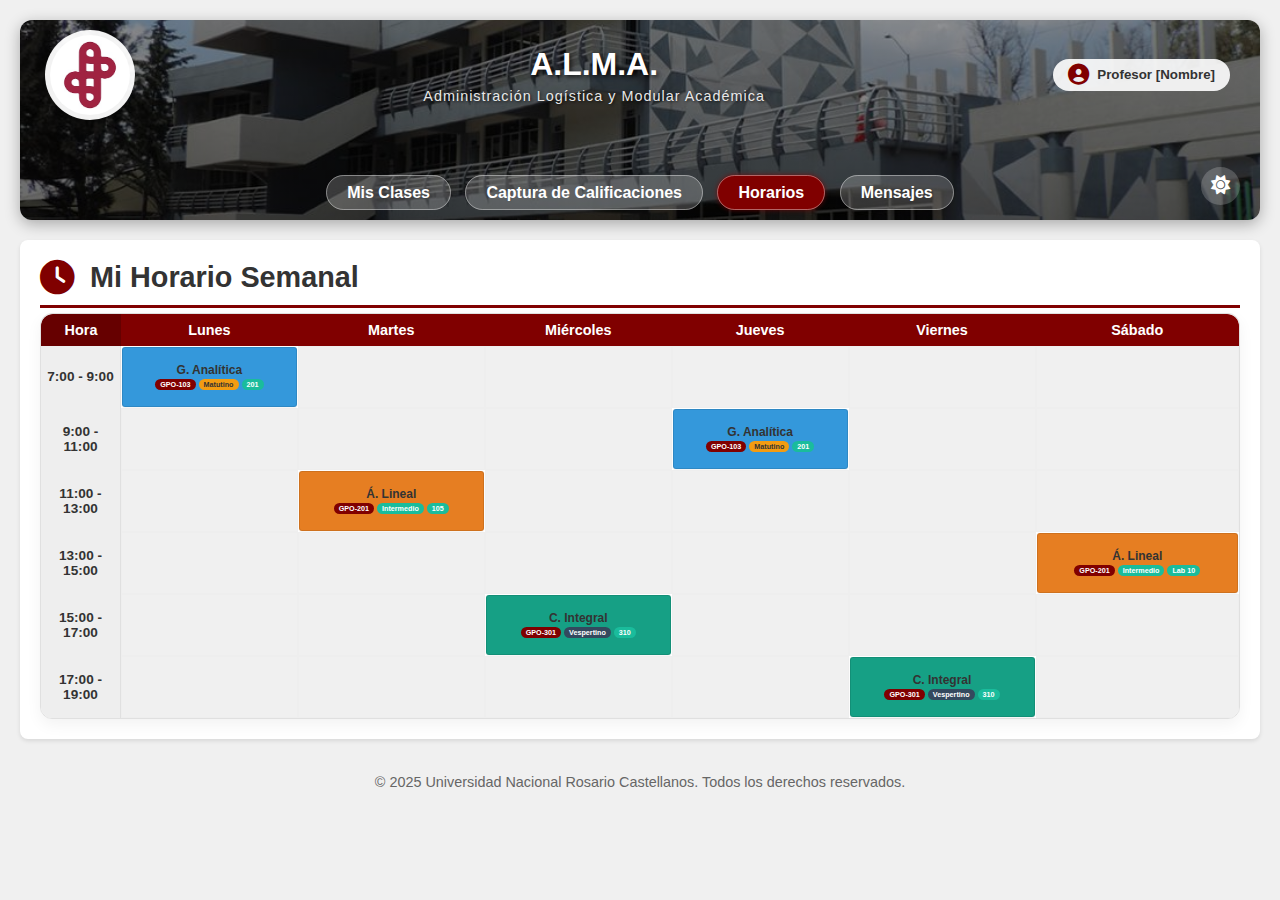
<file: teacher/horario.html>
<!DOCTYPE html>
<html lang="es">
<head>
    <meta charset="UTF-8">
    <meta name="viewport" content="width=device-width, initial-scale=1.0">
    <title>A.L.M.A - Mi Horario</title>
    <link rel="stylesheet" href="teacher.css"> 
    <link rel="stylesheet" href="https://cdnjs.cloudflare.com/ajax/libs/font-awesome/6.0.0-beta3/css/all.min.css">
    <style>
        /* Definición de colores de clases en línea, para asegurar el coloreado */
        .class-cell[data-class-id*="GANA"] { --class-color: var(--class-color-1); }
        .class-cell[data-class-id*="ALIN"] { --class-color: var(--class-color-2); }
        .class-cell[data-class-id*="CINT"] { --class-color: var(--class-color-3); }
    </style>
</head>
<body>

    <div class="page-container">
    
        <header class="main-header-content">
            <div class="header-top-bar">
                
                <div class="logo-wrapper">
                    <img src="logounrc.jpg" alt="Logo de la Universidad" class="logo-img">
                </div>
                
                <div class="system-title-container">
                    <h1 class="system-title">A.L.M.A.</h1>
                    <span class="system-subtitle-acronym">Administración Logística y Modular Académica</span>
                </div>

                <div class="profile-dropdown">
                    <button class="profile-menu-toggle" id="profileToggle">
                        <i class="fas fa-user-circle profile-icon-fa"></i>
                        <span>Profesor [Nombre]</span>
                    </button>
                    
                    <div class="dropdown-content" id="profileDropdown">
                        <a href="configuracion.html">Configuración</a>
                        <a href="#">Ayuda</a>
                        <a href="../login/login.html" class="logout">Cerrar Sesión</a>
                    </div>
                </div>
            </div>
            
            <div class="theme-toggle-container-bottom">
                   <button id="themeToggle" class="theme-toggle-button" aria-label="Cambiar Tema">
                     <i class="fas fa-sun"></i> 
                </button>
            </div>

            <nav class="horizontal-nav">
                <a href="myclass.html" class="nav-item" data-page="clases">Mis Clases</a>
                <a href="calif.html" class="nav-item" data-page="calificaciones">Captura de Calificaciones</a>
                <a href="horario.html" class="nav-item active" data-page="horarios">Horarios</a>
                <a href="mensajes.html" class="nav-item" data-page="mensajes">Mensajes</a>
            </nav>
        </header>

        <main class="main-content-area">
            
            <h2 class="section-header-fancy">
                <i class="fas fa-clock header-icon"></i> 
                Mi Horario Semanal            </h2>

            <div class="schedule-table-container">
                <table class="schedule-table" id="scheduleTable">
                    <thead>
                        <tr>
                            <th class="time-header">Hora</th>
                            <th>Lunes</th>
                            <th>Martes</th>
                            <th>Miércoles</th>
                            <th>Jueves</th>
                            <th>Viernes</th>
                            <th>Sábado</th> 
                        </tr>
                    </thead>
                    <tbody>
                        <tr>
                            <td class="time-slot" rowspan="2">7:00 - 9:00</td>
                            
                            <td class="class-cell" rowspan="2" data-class-id="GANA-L1" data-full-name="Geometría Analítica" data-group="GPO-103" data-aula="Aula 201">
                                <div class="class-title">G. Analítica</div>
                                <div class="class-details">
                                    <span class="chip chip-group">GPO-103</span>
                                    <span class="chip chip-turn-matu">Matutino</span>
                                    <span class="chip chip-aula">201</span>
                                </div>
                                <div class="info-pill">
                                    <span class="pill-detail-label">Clase:</span><span class="pill-detail-value">Geometría Analítica</span>
                                    <span class="pill-detail-label">Aula:</span><span class="pill-detail-value">201</span>
                                </div>
                            </td>
                            
                            <td class="class-cell empty" rowspan="2"></td>
                            <td class="class-cell empty" rowspan="2"></td>
                            <td class="class-cell empty" rowspan="2"></td>
                            <td class="class-cell empty" rowspan="2"></td>
                            <td class="class-cell empty" rowspan="2"></td>
                        </tr>
                        <tr></tr> <tr>
                            <td class="time-slot" rowspan="2">9:00 - 11:00</td>
                            
                            <td class="class-cell empty" rowspan="2"></td>
                            <td class="class-cell empty" rowspan="2"></td>
                            <td class="class-cell empty" rowspan="2"></td>
                            
                            <td class="class-cell" rowspan="2" data-class-id="GANA-J2" data-full-name="Geometría Analítica" data-group="GPO-103" data-aula="Aula 201">
                                <div class="class-title">G. Analítica</div>
                                <div class="class-details">
                                    <span class="chip chip-group">GPO-103</span>
                                    <span class="chip chip-turn-matu">Matutino</span>
                                    <span class="chip chip-aula">201</span>
                                </div>
                                <div class="info-pill">
                                    <span class="pill-detail-label">Clase:</span><span class="pill-detail-value">Geometría Analítica</span>
                                    <span class="pill-detail-label">Aula:</span><span class="pill-detail-value">201</span>
                                </div>
                            </td>
                            
                            <td class="class-cell empty" rowspan="2"></td>
                            <td class="class-cell empty" rowspan="2"></td>
                        </tr>
                        <tr></tr> <tr>
                            <td class="time-slot" rowspan="2">11:00 - 13:00</td>
                            
                            <td class="class-cell empty" rowspan="2"></td>
                            
                            <td class="class-cell" rowspan="2" data-class-id="ALIN-M3" data-full-name="Álgebra Lineal" data-group="GPO-201" data-aula="Aula 105">
                                <div class="class-title">Á. Lineal</div>
                                <div class="class-details">
                                    <span class="chip chip-group">GPO-201</span>
                                    <span class="chip chip-turn-interm">Intermedio</span>
                                    <span class="chip chip-aula">105</span>
                                </div>
                                <div class="info-pill">
                                    <span class="pill-detail-label">Clase:</span><span class="pill-detail-value">Álgebra Lineal</span>
                                    <span class="pill-detail-label">Aula:</span><span class="pill-detail-value">105</span>
                                </div>
                            </td>
                            
                            <td class="class-cell empty" rowspan="2"></td>
                            <td class="class-cell empty" rowspan="2"></td>
                            <td class="class-cell empty" rowspan="2"></td>
                            
                            <td class="class-cell empty" rowspan="2"></td>
                        </tr>
                        <tr></tr> <tr>
                            <td class="time-slot" rowspan="2">13:00 - 15:00</td>
                            
                            <td class="class-cell empty" rowspan="2"></td>
                            <td class="class-cell empty" rowspan="2"></td>
                            <td class="class-cell empty" rowspan="2"></td>
                            <td class="class-cell empty" rowspan="2"></td>
                            <td class="class-cell empty" rowspan="2"></td>
                            
                            <td class="class-cell" rowspan="2" data-class-id="ALIN-S4" data-full-name="Álgebra Lineal" data-group="GPO-201" data-aula="Lab 10 (Sáb)">
                                <div class="class-title">Á. Lineal</div>
                                <div class="class-details">
                                    <span class="chip chip-group">GPO-201</span>
                                    <span class="chip chip-turn-interm">Intermedio</span>
                                    <span class="chip chip-aula">Lab 10</span>
                                </div>
                                <div class="info-pill">
                                    <span class="pill-detail-label">Clase:</span><span class="pill-detail-value">Álgebra Lineal</span>
                                    <span class="pill-detail-label">Aula:</span><span class="pill-detail-value">Laboratorio 10</span>
                                </div>
                            </td>
                        </tr>
                        <tr></tr> <tr>
                            <td class="time-slot" rowspan="2">15:00 - 17:00</td>
                            
                            <td class="class-cell empty" rowspan="2"></td>
                            <td class="class-cell empty" rowspan="2"></td>
                            
                            <td class="class-cell" rowspan="2" data-class-id="CINT-Mi5" data-full-name="Cálculo Integral" data-group="GPO-301" data-aula="Aula 310">
                                <div class="class-title">C. Integral</div>
                                <div class="class-details">
                                    <span class="chip chip-group">GPO-301</span>
                                    <span class="chip chip-turn-vesp">Vespertino</span>
                                    <span class="chip chip-aula">310</span>
                                </div>
                                <div class="info-pill">
                                    <span class="pill-detail-label">Clase:</span><span class="pill-detail-value">Cálculo Integral</span>
                                    <span class="pill-detail-label">Aula:</span><span class="pill-detail-value">310</span>
                                </div>
                            </td>
                            
                            <td class="class-cell empty" rowspan="2"></td>
                            <td class="class-cell empty" rowspan="2"></td>
                            <td class="class-cell empty" rowspan="2"></td>
                        </tr>
                        <tr></tr> <tr>
                            <td class="time-slot" rowspan="2">17:00 - 19:00</td>
                            
                            <td class="class-cell empty" rowspan="2"></td>
                            <td class="class-cell empty" rowspan="2"></td>
                            <td class="class-cell empty" rowspan="2"></td>
                            <td class="class-cell empty" rowspan="2"></td>
                            
                            <td class="class-cell" rowspan="2" data-class-id="CINT-V6" data-full-name="Cálculo Integral" data-group="GPO-301" data-aula="Aula 310">
                                <div class="class-title">C. Integral</div>
                                <div class="class-details">
                                    <span class="chip chip-group">GPO-301</span>
                                    <span class="chip chip-turn-vesp">Vespertino</span>
                                    <span class="chip chip-aula">310</span>
                                </div>
                                <div class="info-pill">
                                    <span class="pill-detail-label">Clase:</span><span class="pill-detail-value">Cálculo Integral</span>
                                    <span class="pill-detail-label">Aula:</span><span class="pill-detail-value">310</span>
                                </div>
                            </td>
                            
                            <td class="class-cell empty" rowspan="2"></td>
                        </tr>
                        <tr></tr> </tbody>
                </table>
            </div>

        </main>

        <footer class="main-footer">
            <p>&copy; 2025 Universidad Nacional Rosario Castellanos. Todos los derechos reservados.</p>
        </footer>
    </div> 

    <script src="teacher.js"></script> 

</body>
</html>
</file>
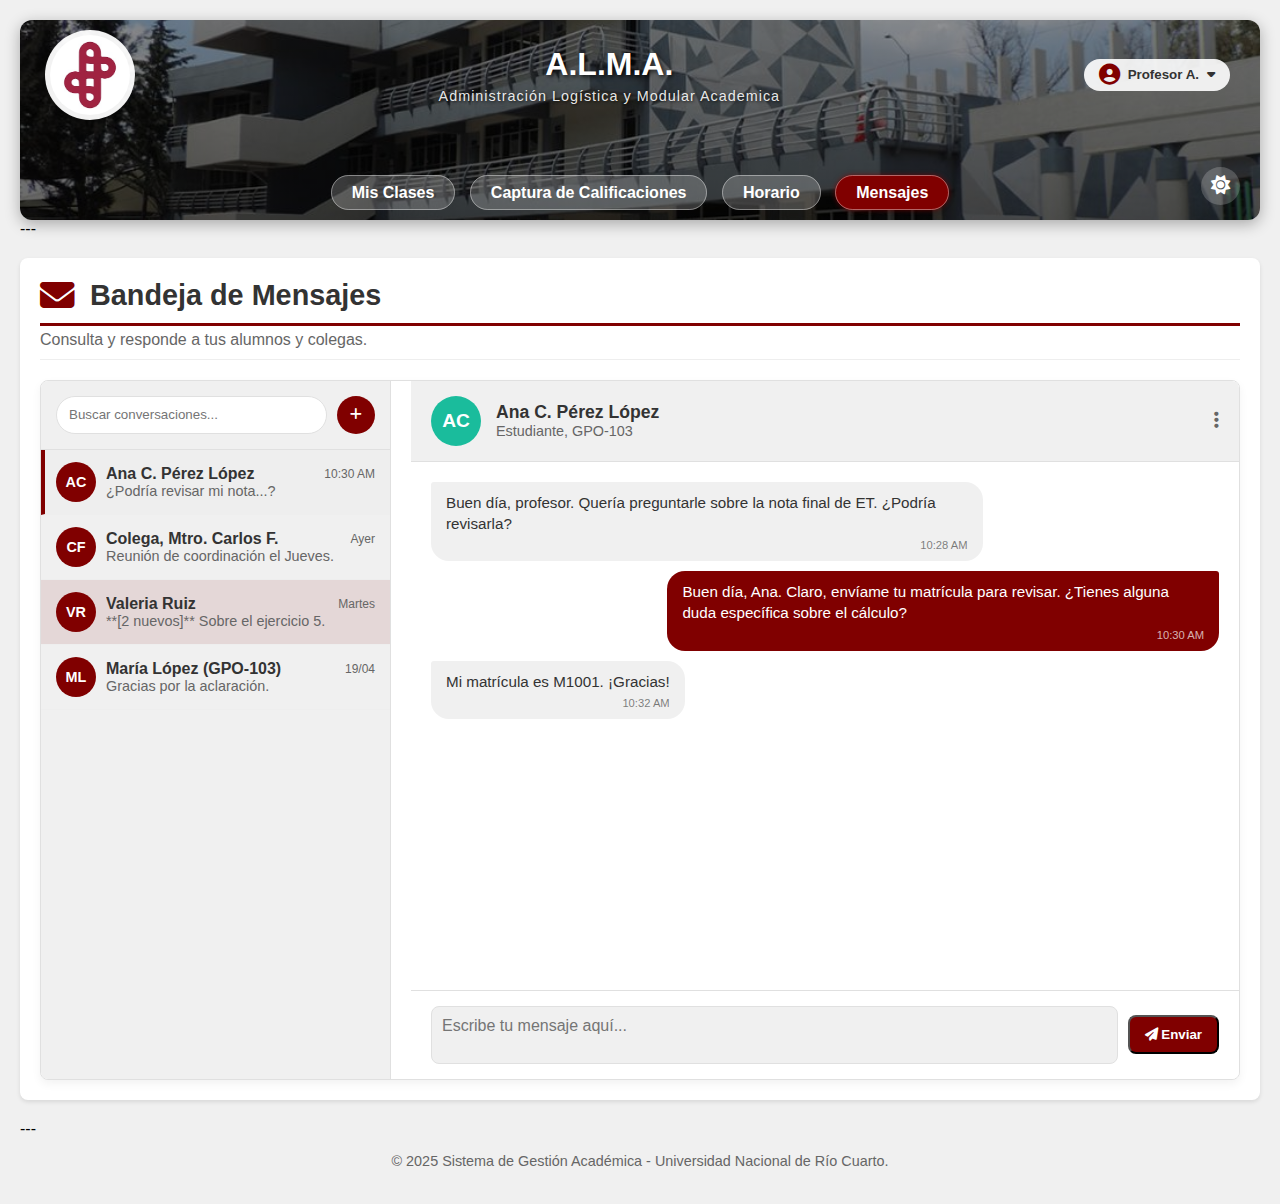
<file: teacher/mensajes.html>
<!DOCTYPE html>
<html lang="es">
<head>
    <meta charset="UTF-8">
    <meta name="viewport" content="width=device-width, initial-scale=1.0">
    <title>Mensajes - Profesor</title>
    <link rel="stylesheet" href="https://cdnjs.cloudflare.com/ajax/libs/font-awesome/6.5.2/css/all.min.css">
    <link rel="stylesheet" href="teacher.css">
</head>
<body>

    <div class="page-container">

        <header class="main-header-content">
            <div class="header-top-bar">
                <div class="logo-wrapper">
                    <img src="logounrc.jpg" alt="Logo UNRC" class="logo-img">
                </div>
                <div class="system-title-container">
                    <h1 class="system-title">A.L.M.A.</h1>
                    <p class="system-subtitle-acronym">Administración Logística y Modular Academica </p>
                </div>
                <div class="profile-dropdown">
                    <button class="profile-menu-toggle" id="profileToggle">
                        <i class="fas fa-user-circle profile-icon-fa"></i>
                        <span>Profesor A.</span>
                        <i class="fas fa-caret-down" style="margin-left: 8px;"></i>
                    </button>
                    <div class="dropdown-content" id="profileDropdown">
                        <a href="#"><i class="fas fa-id-badge"></i> Mi Perfil</a>
                        <a href="#"><i class="fas fa-cog"></i> Configuración</a>
                        <a href="../login/login.html" class="logout"><i class="fas fa-sign-out-alt"></i> Cerrar Sesión</a>
                    </div>
                </div>
            </div>

            <nav class="horizontal-nav">
                <a href="myclass.html" class="nav-item">Mis Clases</a>
                <a href="calif.html" class="nav-item">Captura de Calificaciones</a>
                <a href="horario.html" class="nav-item">Horario</a>
                <a href="mensajes.html" class="nav-item active">Mensajes</a>
            </nav>

            <div class="theme-toggle-container-bottom">
                <button class="theme-toggle-button" id="themeToggle" aria-label="Cambiar a Tema Oscuro">
                    <i class="fas fa-sun"></i> 
                </button>
            </div>
        </header>

        ---

        <div class="main-content-area">

            <h2 class="section-header-fancy">
                <i class="header-icon fas fa-envelope"></i>
                Bandeja de Mensajes
            </h2>
            <p class="subtitle-text">Consulta y responde a tus alumnos y colegas.</p>
            
            <div class="messaging-container">
                
                <div class="conversations-list-panel">
                    <div class="search-bar">
                        <input type="text" placeholder="Buscar conversaciones..." class="search-input">
                        <button class="new-chat-btn"><i class="fas fa-plus"></i></button>
                    </div>

                    <div class="conversation-card active" onclick="loadChat('ana')">
                        <div class="avatar-sm">AC</div>
                        <div class="info">
                            <span class="name">Ana C. Pérez López</span>
                            <span class="last-message">¿Podría revisar mi nota...?</span>
                        </div>
                        <span class="timestamp">10:30 AM</span>
                    </div>

                    <div class="conversation-card" onclick="loadChat('colega')">
                        <div class="avatar-sm">CF</div>
                        <div class="info">
                            <span class="name">Colega, Mtro. Carlos F.</span>
                            <span class="last-message">Reunión de coordinación el Jueves.</span>
                        </div>
                        <span class="timestamp">Ayer</span>
                    </div>

                    <div class="conversation-card unread" onclick="loadChat('valeria')">
                        <div class="avatar-sm">VR</div>
                        <div class="info">
                            <span class="name">Valeria Ruiz</span>
                            <span class="last-message">**[2 nuevos]** Sobre el ejercicio 5.</span>
                        </div>
                        <span class="timestamp">Martes</span>
                    </div>
                    
                    <div class="conversation-card" onclick="loadChat('maria')">
                        <div class="avatar-sm">ML</div>
                        <div class="info">
                            <span class="name">María López (GPO-103)</span>
                            <span class="last-message">Gracias por la aclaración.</span>
                        </div>
                        <span class="timestamp">19/04</span>
                    </div>
                    
                </div>
                
                <div class="chat-panel">
                    
                    <div class="chat-header" id="chatHeader">
                        <div class="avatar-md">AC</div>
                        <div class="chat-info">
                            <span class="chat-name">Ana C. Pérez López</span>
                            <span class="chat-status">Estudiante, GPO-103</span>
                        </div>
                        <button class="chat-options-btn"><i class="fas fa-ellipsis-v"></i></button>
                    </div>

                    <div class="messages-area" id="messagesArea">
                        <div class="message received">
                            <p>Buen día, profesor. Quería preguntarle sobre la nota final de ET. ¿Podría revisarla?</p>
                            <span class="message-time">10:28 AM</span>
                        </div>
                        
                        <div class="message sent">
                            <p>Buen día, Ana. Claro, envíame tu matrícula para revisar. ¿Tienes alguna duda específica sobre el cálculo?</p>
                            <span class="message-time">10:30 AM</span>
                        </div>

                        <div class="message received">
                            <p>Mi matrícula es M1001. ¡Gracias!</p>
                            <span class="message-time">10:32 AM</span>
                        </div>
                    </div>

                    <div class="chat-input-area">
                        <textarea placeholder="Escribe tu mensaje aquí..." rows="2"></textarea>
                        <button class="send-btn primary-btn"><i class="fas fa-paper-plane"></i> Enviar</button>
                    </div>

                </div>

            </div>
        </div>
        
        ---

        <footer class="main-footer">
            &copy; 2025 Sistema de Gestión Académica - Universidad Nacional de Río Cuarto.
        </footer>
    </div>
    
    <script src="teacher.js"></script>

</body>
</html>
</file>
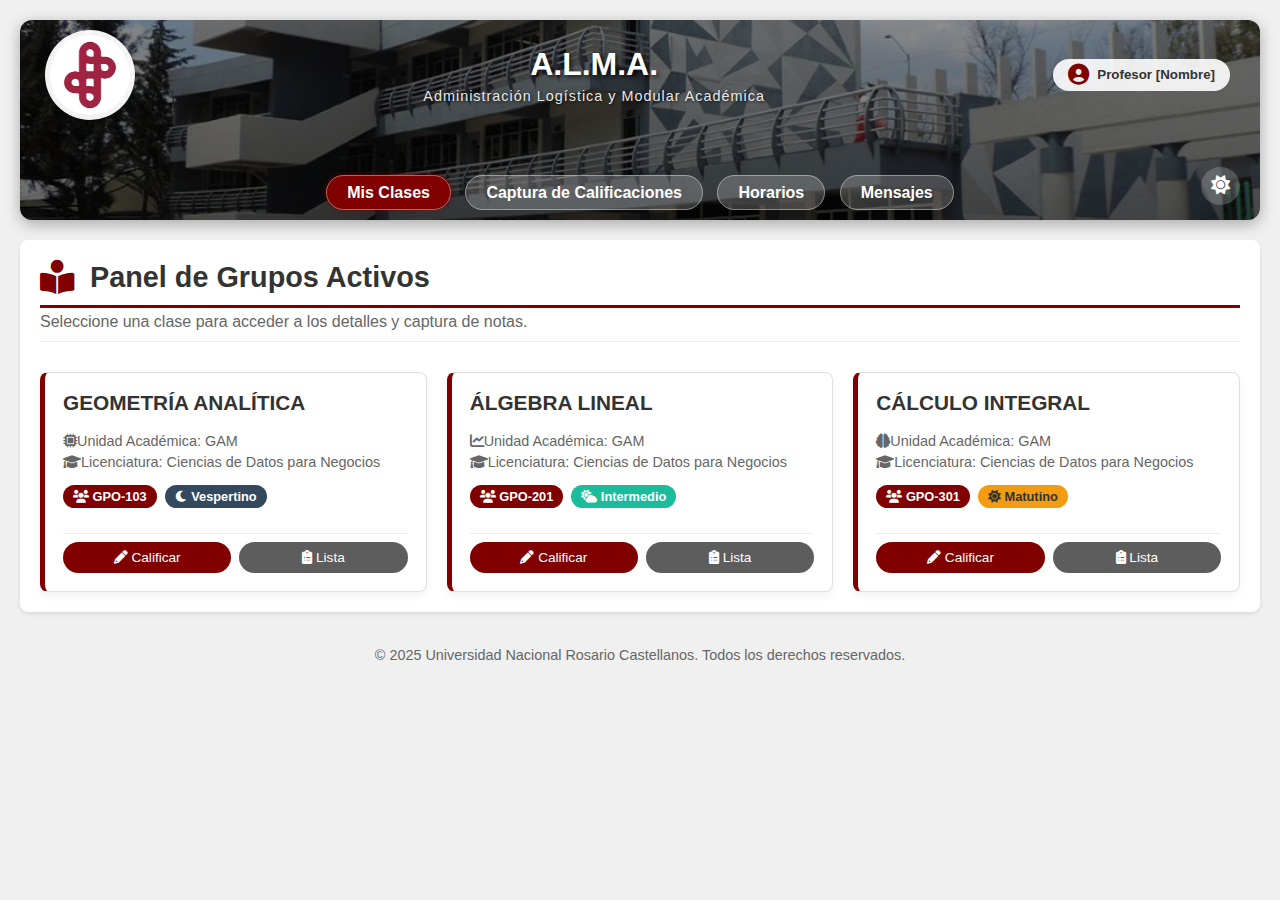
<file: teacher/myclass.html>
<!DOCTYPE html>
<html lang="es">
<head>
    <meta charset="UTF-8">
    <meta name="viewport" content="width=device-width, initial-scale=1.0">
    <title>A.L.M.A - Mis Clases</title>
    <link rel="stylesheet" href="teacher.css"> 
    <link rel="stylesheet" href="https://cdnjs.cloudflare.com/ajax/libs/font-awesome/6.0.0-beta3/css/all.min.css">
</head>
<body>

    <div class="page-container">
    
        <header class="main-header-content">
            <div class="header-top-bar">
                
                <div class="logo-wrapper">
                    <img src="logounrc.jpg" alt="Logo de la Universidad" class="logo-img">
                </div>
                
                <!-- CLAVE: El contenedor del título se queda en el medio para centrarlo -->
                <div class="system-title-container">
                    <h1 class="system-title">A.L.M.A.</h1>
                    <span class="system-subtitle-acronym">Administración Logística y Modular Académica</span>
                </div>
                <!-- FIN CLAVE -->

                <div class="profile-dropdown">
                    <button class="profile-menu-toggle" id="profileToggle">
                        <i class="fas fa-user-circle profile-icon-fa"></i>
                        <span>Profesor [Nombre]</span>
                    </button>
                    
                    <div class="dropdown-content" id="profileDropdown">
                        <a href="configuracion.html">Configuración</a>
                        <a href="#">Ayuda</a>
                        <a href="../login/login.html" class="logout">Cerrar Sesión</a>
                    </div>
                </div>
            </div>
            
            <!-- CLAVE: Nuevo contenedor para posicionar el botón en la esquina inferior derecha del header -->
            <div class="theme-toggle-container-bottom">
                 <button id="themeToggle" class="theme-toggle-button" aria-label="Cambiar Tema">
                    <i class="fas fa-sun"></i> <!-- Icono inicial: Sol (modo claro) -->
                </button>
            </div>
            <!-- FIN CLAVE -->

            <nav class="horizontal-nav">
                <a href="myclass.html" class="nav-item active" data-page="clases">Mis Clases</a>
                <a href="calif.html" class="nav-item" data-page="calificaciones">Captura de Calificaciones</a>
                <a href="horario.html" class="nav-item" data-page="horarios">Horarios</a>
                <a href="mensajes.html" class="nav-item" data-page="mensajes">Mensajes</a>
            </nav>
        </header>

        <!-- RESTO DEL CONTENIDO PRINCIPAL -->
        <main class="main-content-area">
            
            <h2 class="section-header-fancy">
                <i class="fas fa-book-reader header-icon"></i> 
                Panel de Grupos Activos
            </h2>
            <p class="subtitle-text">Seleccione una clase para acceder a los detalles y captura de notas.</p>

            <div class="class-cards-grid"> 
                
                <div class="class-card">
                    <h3 class="card-title">GEOMETRÍA ANALÍTICA</h3>
                    <p class="card-detail"><i class="fas fa-microchip detail-icon"></i>Unidad Académica: GAM</p>
                    <p class="card-detail"><i class="fas fa-graduation-cap detail-icon"></i>Licenciatura: Ciencias de Datos para Negocios</p>
                    
                    <div class="card-chips">
                        <span class="chip chip-group"><i class="fas fa-users"></i> GPO-103</span>
                        <span class="chip chip-turn-vesp"><i class="fas fa-moon"></i> Vespertino</span>
                    </div>

                    <div class="card-buttons-container">
                        <button class="card-button primary-btn" onclick="goToGrades('GANA')">
                            <i class="fas fa-pencil-alt"></i> Calificar
                        </button>
                        <button class="card-button secondary-btn" onclick="takeAttendance('GANA')">
                            <i class="fas fa-clipboard-list"></i> Lista
                        </button>
                    </div>
                </div>

                <div class="class-card">
                    <h3 class="card-title">ÁLGEBRA LINEAL</h3>
                    <p class="card-detail"><i class="fas fa-chart-line detail-icon"></i>Unidad Académica: GAM</p>
                    <p class="card-detail"><i class="fas fa-graduation-cap detail-icon"></i>Licenciatura: Ciencias de Datos para Negocios</p>
                    
                    <div class="card-chips">
                        <span class="chip chip-group"><i class="fas fa-users"></i> GPO-201</span>
                        <span class="chip chip-turn-interm"><i class="fas fa-cloud-sun"></i> Intermedio</span>
                    </div>

                    <div class="card-buttons-container">
                        <button class="card-button primary-btn" onclick="goToGrades('ALIN')">
                            <i class="fas fa-pencil-alt"></i> Calificar
                        </button>
                        <button class="card-button secondary-btn" onclick="takeAttendance('ALIN')">
                            <i class="fas fa-clipboard-list"></i> Lista
                        </button>
                    </div>
                </div>

                <div class="class-card">
                    <h3 class="card-title">CÁLCULO INTEGRAL</h3>
                    <p class="card-detail"><i class="fas fa-brain detail-icon"></i>Unidad Académica: GAM</p>
                    <p class="card-detail"><i class="fas fa-graduation-cap detail-icon"></i>Licenciatura: Ciencias de Datos para Negocios</p>
                    
                    <div class="card-chips">
                        <span class="chip chip-group"><i class="fas fa-users"></i> GPO-301</span>
                        <span class="chip chip-turn-matu"><i class="fas fa-sun"></i> Matutino</span>
                    </div>

                    <div class="card-buttons-container">
                        <button class="card-button primary-btn" onclick="goToGrades('CINT')">
                            <i class="fas fa-pencil-alt"></i> Calificar
                        </button>
                        <button class="card-button secondary-btn" onclick="takeAttendance('CINT')">
                            <i class="fas fa-clipboard-list"></i> Lista
                        </button>
                    </div>
                </div>
            </div>
        </main>

        <footer class="main-footer">
            <p>&copy; 2025 Universidad Nacional Rosario Castellanos. Todos los derechos reservados.</p>
        </footer>
    </div> 

    <script src="teacher.js"></script>

</body>
</html>
</file>
<file: login/login.css>
/* ---------------------------------
   1. ESTILOS GLOBALES Y FONDO
   --------------------------------- */
body {
    font-family: 'Poppins', sans-serif; 
    display: flex;
    justify-content: center;
    align-items: center;
    min-height: 100vh;
    margin: 0;
    
    /* --- FONDO DE PANTALLA --- */
    background-image: url('./rosario6.jpg'); /* Con la ruta ajustada */
    background-size: cover;
    background-position: center center;
    background-repeat: no-repeat;
    background-attachment: fixed;
    /* ------------------------------------------------------------ */
}

/* ---------------------------------
   2. TARJETA DE LOGIN (REDUCIDA, TRANSPARENTE y MOVIDA)
   --------------------------------- */
.login-card {
    /* AJUSTE PARA MOVER LA TARJETA 75 PUNTOS A LA DERECHA */
    /* Usamos 'calc' para mantenerla centrada y luego moverla */
    margin-left: 475px; 
    
    /* HACER LA TARJETA TRANSPARENTE */
    background-color: rgba(255, 255, 255, 0.6); /* Blanco con 60% de opacidad */
    
    padding: 30px; 
    border-radius: 20px; 
    box-shadow: 0 8px 16px rgba(0, 0, 0, 0.15), 0 3px 6px rgba(0, 0, 0, 0.08); /* Sombra un poco más marcada */
    width: 280px; 
    text-align: center;
    transition: transform 0.3s ease;
}

.login-card:hover {
    transform: translateY(-2px); 
}

/* ---------------------------------
   3. TÍTULOS Y SUBTÍTULOS
   --------------------------------- */
.title {
    margin-bottom: 3px;
    color: #34495e; 
    font-size: 1.8em; 
    font-weight: 700;
    letter-spacing: 1px;
}

.subtitle {
    margin-top: 0;
    margin-bottom: 25px;
    color: #151c1d; 
    font-size: 0.8em; 
    font-weight: 400;
}

/* ---------------------------------
   4. FORMULARIO E INPUTS
   --------------------------------- */
.form-group {
    margin-bottom: 15px;
    text-align: left;
}

.form-group label {
    display: block;
    margin-bottom: 6px;
    font-weight: 500;
    color: #34495e;
    font-size: 0.9em;
}

.form-group input[type="text"],
.form-group input[type="password"] {
    width: 100%;
    padding: 10px;
    border: 1px solid #e0e6ed;
    border-radius: 10px;
    background-color: #f7f9fb;
    box-sizing: border-box; 
    transition: border-color 0.3s, box-shadow 0.3s;
}

.form-group input:focus {
    border-color: #5d9cec;
    box-shadow: 0 0 0 3px rgba(93, 156, 236, 0.2);
    background-color: #ffffff;
    outline: none;
}

/* ---------------------------------
   5. BOTÓN (VINO TINTO Y REDONDEADO)
   --------------------------------- */
.login-button {
    width: 100%;
    padding: 10px;
    /* Color Vino Tinto (Ej: #800000 o este tono más elegante) */
    background-color: #900C3F; 
    color: white;
    border: none;
    border-radius: 20px;
    cursor: pointer;
    font-size: 1em;
    font-weight: 600;
    margin-top: 20px;
    transition: background-color 0.3s, transform 0.2s;
}

.login-button:hover {
    background-color: #C70039; /* Un tono más claro/vibrante al pasar el ratón */
    transform: translateY(-1px);
}

/* ---------------------------------
   6. MENSAJES (JS)
   --------------------------------- */
.hidden-message {
    margin-top: 15px;
    font-weight: 500;
    font-size: 0.9em;
    color: #e74c3c; 
    visibility: hidden; 
    opacity: 0;
    transition: opacity 0.3s;
}

.show-message {
    visibility: visible;
    opacity: 1;
}

.success {
    color: #2ecc71; 
}
</file>
<file: student/student.css>
/* ================================================= */
/* student.css - BASE CON HEADER/FOOTER CORRECTOS Y ESTILOS KARDEX AÑADIDOS */
/* ================================================= */

/* DEFINICIÓN DE VARIABLES DE COLOR (Light Mode - Por defecto) */
:root {
  /* Colores Fijos del Sistema */
  --main-color: #800000; /* Vino Tinto */
  --hover-color: #660000;
  --intermedio-color: #1abc9c;
  --secondary-btn-color: #5d5d5d;
  --secondary-btn-hover: #4a4a4a;

  /* Colores Variables para el Contenido Principal (Light Theme) */
  --bg-page: #f0f0f0; /* Fondo de la página (Gris muy claro) */
  --bg-content: white; /* Fondo del área de contenido y tarjetas */
  --text-primary: #333; /* Texto principal (Oscuro) */
  --text-secondary: #666; /* Texto secundario (Gris oscuro) */
  --border-main: #e0e0e0; /* Borde de tarjetas */
  --border-subtle: #eee; /* Borde más sutil */
  --shadow-light: rgba(0, 0, 0, 0.1);
  --shadow-dark: rgba(0, 0, 0, 0.05);

  /* Colores de Estado (Usados en el Kardex) */
  --color-aprobado: #27ae60;
  --color-reprobado: #e74c3c;
}

/* DARK MODE - Redefinición de variables */
.dark-mode {
  --bg-page: #121212;
  --bg-content: #1e1e1e;
  --text-primary: #ffffff;
  --text-secondary: #b3b3b3;
  --border-main: #333;
  --border-subtle: #444;
  --shadow-light: rgba(255, 255, 255, 0.15);
  --shadow-dark: rgba(0, 0, 0, 0.5);
  --main-color: #a8364c;
  --color-aprobado: #4caf50;
  --color-reprobado: #ff6b6b;
  --intermedio-color: #c25055;
}

/* RESET BÁSICO Y ESTILOS GLOBALES */
* {
  margin: 0;
  padding: 0;
  box-sizing: border-box;
  font-family: Arial, sans-serif;
}

body {
  background-color: var(--bg-page);
  transition: background-color 0.3s;
}

.page-container {
  padding: 20px;
  max-width: 1400px;
  margin: 0 auto;
}

/* 2. HEADER PRINCIPAL (BASE FIJA) */
.main-header-content {
  background-image:
    linear-gradient(rgba(0, 0, 0, 0.4), rgba(0, 0, 0, 0.6)),
    url('headerunrc.jpg');
  background-size: cover;
  background-position: center;
  background-repeat: no-repeat;
  min-height: 200px;
  border-radius: 12px;
  color: white;
  box-shadow: 0 4px 15px rgba(0, 0, 0, 0.3);
  display: flex;
  flex-direction: column;
  justify-content: space-between;
  position: relative;
}

.header-top-bar {
  display: flex;
  justify-content: space-between;
  align-items: center;
  padding: 10px 30px;
  padding-bottom: 20px;
}

.logo-wrapper {
  background-color: rgba(255, 255, 255, 0.95);
  padding: 5px;
  border-radius: 50%;
  box-shadow: 0 4px 10px rgba(0, 0, 0, 0.3);
  margin-left: -5px;
  display: flex;
  align-items: center;
  justify-content: center;
}

.logo-img {
  height: 80px;
  width: 80px;
  border-radius: 50%;
  object-fit: contain;
}

.system-title-container {
  display: flex;
  flex-direction: column;
  align-items: center;
  flex-grow: 1;
}

.system-title {
  font-size: 2em;
  font-weight: bold;
  text-shadow: 2px 2px 4px rgba(0, 0, 0, 0.7);
  margin: 0;
}

.system-subtitle-acronym {
  font-size: 0.9em;
  font-weight: 400;
  color: rgba(255, 255, 255, 0.9);
  margin-top: 5px;
  letter-spacing: 1px;
  text-shadow: 1px 1px 3px rgba(0, 0, 0, 0.7);
}

.theme-toggle-container-bottom {
  position: absolute;
  bottom: 15px;
  right: 20px;
  z-index: 99;
}

.theme-toggle-button {
  background: rgba(255, 255, 255, 0.2);
  border: none;
  padding: 8px 10px;
  border-radius: 50%;
  cursor: pointer;
  font-size: 1.2em;
  color: white;
  transition: background-color 0.3s, transform 0.2s;
}

.theme-toggle-button:hover {
  background: rgba(255, 255, 255, 0.4);
  transform: scale(1.05);
}

/* 3. ESTILOS DEL MENÚ HORIZONTAL (PASTILLA) */
.horizontal-nav {
  margin-bottom: 10px;
  background-color: transparent;
  text-align: center;
  padding: 8px 0;
}

.nav-item {
  text-decoration: none;
  padding: 8px 20px;
  margin: 0 5px;
  font-weight: bold;
  transition: background-color 0.3s, color 0.3s, transform 0.2s;
  background-color: rgba(255, 255, 255, 0.2);
  color: white;
  border-radius: 50px;
  border: 1px solid rgba(255, 255, 255, 0.4);
}

.nav-item:hover,
.nav-item.active {
  background-color: var(--main-color);
  color: white;
  box-shadow: 0 0 5px rgba(128, 0, 0, 0.7);
  transform: translateY(-2px);
}

.profile-dropdown {
  position: relative;
  display: inline-block;
}

.profile-menu-toggle {
  background: rgba(255, 255, 255, 0.9);
  border: none;
  padding: 5px 15px;
  border-radius: 20px;
  cursor: pointer;
  display: flex;
  align-items: center;
  color: #333;
  font-weight: bold;
  transition: background-color 0.3s;
}

.profile-icon-fa {
  font-size: 1.6em;
  margin-right: 8px;
  color: var(--main-color);
}

.profile-menu-toggle:hover {
  background: var(--main-color);
  color: white;
}

.profile-menu-toggle:hover .profile-icon-fa {
  color: white;
}

.dropdown-content {
  display: none;
  position: absolute;
  top: 100%;
  right: 0;
  background-color: var(--bg-content);
  color: var(--text-primary);
  min-width: 180px;
  box-shadow: 0 8px 16px 0px var(--shadow-light);
  z-index: 100;
  border-radius: 4px;
  overflow: hidden;
  transition: background-color 0.3s, box-shadow 0.3s;
}

.dropdown-content a {
  color: var(--text-primary);
  padding: 12px 16px;
  text-decoration: none;
  display: block;
  transition: background-color 0.1s, color 0.3s;
}

.dropdown-content a:hover {
  background-color: var(--border-subtle);
}

.dropdown-content a.logout {
  color: white;
  background-color: #dc3545;
}

.dropdown-content a.logout:hover {
  background-color: #c82333;
}

.show {
  display: block;
}

/* Contenido colapsable para listas de semestre (docs/inscrip/medic) */
.semester-details-content {
  display: none;
  max-height: 0;
  overflow: hidden;
  transition: max-height 0.28s ease, padding 0.2s ease;
}
.semester-details-content.show {
  display: block;
  max-height: 2000px; /* suficiente para expandir el contenido */
  padding-top: 12px;
}

/* 5. Estilos de la zona de contenido (para mantener el marco visual) */
.main-content-area {
  padding: 20px;
  margin: 20px 0;
  background-color: var(--bg-content);
  border-radius: 8px;
  box-shadow: 0 2px 4px var(--shadow-light);
  transition: background-color 0.3s, box-shadow 0.3s;
}

/* FOOTER */
.main-footer {
  text-align: center;
  padding: 15px 0;
  color: var(--text-secondary);
  font-size: 0.9em;
  transition: color 0.3s;
}


/* ================================================= */
/* ESTILOS ESPECÍFICOS para KARDEX.HTML (DASHBOARDS) */
/* ================================================= */

/* Contenedor principal y cabecera de página */
.content-header {
  margin-bottom: 25px;
  border-bottom: 2px solid var(--border-subtle);
  padding-bottom: 10px;
}

.content-header h2 {
  color: var(--main-color);
  font-size: 2em;
  margin-bottom: 5px;
  font-weight: bold;
  text-shadow: 1px 1px 2px rgba(0, 0, 0, 0.1);
}

.content-header .subtitle {
  color: var(--text-secondary);
  font-style: italic;
  font-weight: 500;
}

/* DASHBOARD GRID GENERAL */
.kardex-dashboard-grid {
  display: grid;
  grid-template-columns: repeat(auto-fit, minmax(250px, 1fr));
  gap: 20px;
  margin-bottom: 30px;
}

/* Tarjeta Base */
.card {
  background-color: var(--bg-content);
  padding: 25px;
  border-radius: 8px;
  box-shadow: 0 4px 8px var(--shadow-dark);
  border: 1px solid var(--border-main);
  transition: background-color 0.3s;
  color: var(--text-primary);
}

.card h3 {
  color: var(--text-primary);
  border-bottom: 2px solid var(--main-color);
  padding-bottom: 10px;
  margin-bottom: 15px;
  font-weight: bold;
}

/* Perfil y Métricas */
.profile-summary-card {
  display: flex;
  flex-direction: column;
}

.profile-meta {
  flex-grow: 1; /* Para empujar el botón al final */
}

.profile-meta p {
  margin: 8px 0;
  color: var(--text-secondary);
}
.profile-meta strong {
  color: var(--text-primary);
}
.metric-value {
  margin-left: 10px;
  font-weight: bold;
}

/* Estilos del Botón (Descarga PDF) */
.btn-primary {
  background-color: var(--intermedio-color);
  color: white;
  border: none;
  padding: 10px 15px;
  border-radius: 6px;
  cursor: pointer;
  font-weight: bold;
  margin-top: 15px;
  transition: background-color 0.3s;
  display: inline-flex;
  align-items: center;
  justify-content: center; /* Centrar texto/icono en el botón */
  align-self: flex-start; /* Para que el botón no ocupe todo el ancho de la tarjeta */
}
.btn-primary i {
  margin-right: 8px;
}

.btn-primary:hover {
  background-color: #16a085;
}

/* GRÁFICO CIRCULAR DE AVANCE */
.credit-progress-card {
  text-align: center;
}
.progress-chart-container {
  width: 150px;
  height: 150px;
  margin: 20px auto;
  position: relative;
}
.pie-chart {
  width: 100%;
  height: 100%;
  border-radius: 50%;
  background:
    conic-gradient(
      var(--main-color) 0deg calc(var(--progress) * 3.6deg),
      var(--border-main) calc(var(--progress) * 3.6deg) 360deg
    );
  display: flex;
  align-items: center;
  justify-content: center;
  position: relative;
}
.pie-chart::after {
  content: '';
  position: absolute;
  background: var(--bg-content);
  width: 85%;
  height: 85%;
  border-radius: 50%;
  transition: background-color 0.3s;
}
.chart-value {
  position: absolute;
  font-size: 1.5em;
  font-weight: bold;
  color: var(--main-color);
  z-index: 2;
}
.progress-stats p {
  margin: 5px 0;
  color: var(--text-primary);
  font-weight: 500;
}
.progress-stats strong {
  color: var(--main-color);
  font-weight: 700;
}
.progress-stats .remaining {
  color: var(--color-reprobado);
  font-weight: bold;
}

/* DASHBOARD DE DESEMPEÑO POR SEMESTRE */
.semester-performance-card {
  margin-top: 20px;
}

.semester-dashboard-grid {
  display: grid;
  grid-template-columns: repeat(auto-fit, minmax(280px, 1fr));
  gap: 20px;
  margin-top: 15px;
}

.semester-card {
  border: 1px solid var(--border-main);
  border-radius: 8px;
  padding: 15px;
  box-shadow: 0 2px 5px var(--shadow-dark);
  transition: transform 0.2s, box-shadow 0.2s;
  display: flex;
  flex-direction: column;
}
.semester-card:hover {
  transform: translateY(-3px);
  box-shadow: 0 6px 10px var(--shadow-light);
}

.semester-card h4 {
  color: var(--main-color);
  margin-bottom: 10px;
  border-bottom: 1px dashed var(--border-subtle);
  padding-bottom: 5px;
}

.grade-box {
  text-align: center;
  padding: 15px;
  border-radius: 6px;
  margin-bottom: 10px;
  color: white;
  font-weight: bold;
}
.grade-number {
  display: block;
  font-size: 2.2em;
  font-weight: bold;
  line-height: 1;
}
.grade-box .grade-label {
  font-size: 0.8em;
  opacity: 0.95;
  font-weight: 600;
}

/* Estilos de CHIPS y Estatus */
.grade-approved {
  background-color: var(--color-aprobado);
}
.grade-failed {
  background-color: var(--color-reprobado);
}
.grade-in-progress {
  background-color: var(--secondary-btn-color);
}
.status-approved {
  background-color: var(--color-aprobado);
  color: white;
}
.status-in-progress {
  background-color: var(--intermedio-color);
  color: white;
}
.semester-detail {
  font-size: 0.9em;
  color: var(--text-primary);
  margin-bottom: 10px;
  font-weight: 500;
}
.grade-list {
  list-style: none;
  padding: 0;
  font-size: 0.9em;
}
.grade-list li {
  padding: 3px 0;
  border-top: 1px dotted var(--border-subtle);
  color: var(--text-primary);
  display: flex;
  justify-content: space-between;
}
.grade-list li span {
  font-weight: bold;
  color: var(--main-color);
}

/* Estilos de Botones de Trámites (Docs.html) */
.tramites-grid {
    display: grid;
    grid-template-columns: repeat(auto-fit, minmax(300px, 1fr));
    gap: 20px;
    margin-top: 20px;
}
.tramite-card {
    background-color: var(--bg-content);
    padding: 20px;
    border-radius: 8px;
    box-shadow: 0 4px 8px var(--shadow-dark);
    border: 1px solid var(--border-main);
    transition: transform 0.2s, box-shadow 0.2s, border-color 0.2s;
    display: flex;
    flex-direction: column;
    position: relative;
    overflow: hidden;
}
.tramite-card:hover {
    transform: translateY(-8px);
    box-shadow: 0 10px 25px var(--shadow-light);
    border-color: var(--main-color);
}
.tramite-icon {
    font-size: 2.5em;
    color: var(--main-color);
    margin-bottom: 15px;
    text-align: center;
}
.tramite-content {
    flex: 1;
}
.tramite-content h4 {
    color: var(--text-primary);
    margin-bottom: 8px;
    font-weight: bold;
}
.tramite-description {
    color: var(--text-secondary);
    font-size: 0.9em;
    margin-bottom: 15px;
    line-height: 1.4;
}
.btn-tramite {
    background-color: var(--main-color);
    color: white;
    border: none;
    padding: 8px 15px;
    border-radius: 6px;
    cursor: pointer;
    font-weight: bold;
    transition: background-color 0.3s;
    display: inline-flex;
    align-items: center;
    gap: 8px;
}
.btn-tramite:hover:not(.disabled) {
    background-color: #8B0000;
}
.btn-tramite.disabled {
    background-color: var(--text-secondary);
    cursor: not-allowed;
    opacity: 0.6;
}
.tramite-status {
    position: absolute;
    top: 12px;
    right: 12px;
    padding: 4px 12px;
    border-radius: 20px;
    font-size: 0.75em;
    font-weight: bold;
    text-transform: uppercase;
}
.tramite-status.disponible {
    background-color: #4caf50;
    color: white;
}
.tramite-status.proximamente {
    background-color: var(--secondary-btn-color);
    color: white;
}

/* SECCIÓN DE DOCUMENTOS (Nueva tarjeta) */
.documentos-section {
    margin-top: 30px;
}

.documento-container {
    display: grid;
    grid-template-columns: repeat(auto-fit, minmax(300px, 1fr));
    gap: 20px;
    margin-top: 20px;
}

.documento-card {
    background-color: var(--bg-content);
    padding: 20px;
    border-radius: 8px;
    box-shadow: 0 4px 8px var(--shadow-dark);
    border: 1px solid var(--border-main);
    transition: transform 0.2s, box-shadow 0.2s, border-color 0.2s;
    cursor: pointer;
    display: flex;
    align-items: center;
    gap: 15px;
}

.documento-card:hover {
    transform: translateY(-5px);
    box-shadow: 0 8px 15px var(--shadow-light);
    border-color: var(--main-color);
}

.documento-icon {
    font-size: 3em;
    color: var(--intermedio-color);
    flex-shrink: 0;
}

.documento-content {
    flex-grow: 1;
}

.documento-content h4 {
    color: var(--text-primary);
    margin-bottom: 5px;
    font-weight: bold;
}

.documento-description {
    color: var(--text-secondary);
    font-size: 0.9em;
    margin-bottom: 8px;
}

.documento-tag {
    display: inline-block;
    padding: 4px 10px;
    border-radius: 4px;
    font-size: 0.75em;
    font-weight: bold;
    background-color: #4caf50;
    color: white;
}

.documento-card .btn-small {
    flex-shrink: 0;
}


/* --- Estilos del MODAL --- */

.modal {
    display: none; /* Oculto por defecto */
    position: fixed;
    z-index: 1000;
    left: 0;
    top: 0;
    width: 100%;
    height: 100%;
    overflow: auto;
    background-color: rgba(0,0,0,0.6); /* Fondo semi-transparente oscuro */
    padding-top: 60px;
}

.modal-content {
    background-color: var(--bg-content);
    margin: 5% auto;
    padding: 20px;
    border: 1px solid var(--border-main);
    width: 90%;
    max-width: 900px; /* Ancho máximo para el modal */
    border-radius: 10px;
    box-shadow: 0 5px 15px rgba(0,0,0,0.3);
    position: relative;
}

.close-button {
    color: var(--text-secondary);
    float: right;
    font-size: 36px;
    font-weight: bold;
    transition: color 0.3s;
    line-height: 1;
}

.close-button:hover,
.close-button:focus {
    color: var(--main-color);
    text-decoration: none;
    cursor: pointer;
}

.modal-header {
    border-bottom: 2px solid var(--border-subtle);
    padding-bottom: 10px;
    margin-bottom: 15px;
}

.modal-header h3 {
    color: var(--main-color);
    margin: 0;
}

.pdf-viewer-embed {
    width: 100%;
    height: 70vh; /* Altura del visor */
    margin-bottom: 20px;
    border: 1px solid var(--border-main);
    border-radius: 5px;
}

.pdf-viewer-embed iframe {
    width: 100%;
    height: 100%;
    border: none;
}

.modal-footer {
    text-align: right;
}

.btn-modal-download {
    padding: 12px 25px;
    font-size: 1em;
}

/* Dark Mode support for Modal */
.dark-mode .modal-content {
    box-shadow: 0 5px 15px rgba(255, 255, 255, 0.1);
}

/* Historial de Trámites (Tabla) */
.historial-tramites {
    margin-top: 30px;
}
.tramites-table-container {
    overflow-x: auto;
    margin-top: 20px;
    border: 1px solid var(--border-main);
    border-radius: 8px;
}
.tramites-table {
    width: 100%;
    border-collapse: collapse;
}

.tramites-table th,
.tramites-table td {
  text-align: left;
  padding: 12px 15px;
}

.tramites-table th {
  background-color: var(--border-subtle);
  color: var(--text-primary);
  border-bottom: 2px solid var(--border-main);
}

.tramites-table td {
  padding: 12px 15px;
  border-bottom: 1px solid var(--border-main);
  color: var(--text-primary);
}

.tramites-table tr:hover {
  background-color: var(--border-subtle);
}

.tramites-table i {
  color: var(--main-color);
  margin-right: 8px;
}

.status-badge {
  display: inline-block;
  padding: 4px 12px;
  border-radius: 20px;
  font-size: 0.85em;
  font-weight: bold;
  text-transform: uppercase;
}

.status-badge.completed {
  background-color: rgba(76, 175, 80, 0.2);
  color: #4caf50;
}

.status-badge.processing {
  background-color: rgba(168, 54, 76, 0.2);
  color: var(--main-color);
}

.btn-small {
  background-color: var(--main-color);
  color: white;
  border: none;
  padding: 6px 12px;
  border-radius: 4px;
  cursor: pointer;
  font-weight: bold;
  font-size: 0.9em;
  transition: background-color 0.2s, opacity 0.2s;
}

.btn-small:hover:not(.disabled) {
  background-color: var(--hover-color);
}

.btn-small.disabled {
    background-color: var(--secondary-btn-color);
    cursor: not-allowed;
    opacity: 0.7;
}

.btn-small i {
    margin-right: 5px;
}
/* ================================================= */
/* ESTILOS DE HORARIO (Importados de teacher.css) */
/* ================================================= */

:root {
    /* Colores de Clases Simuladas */
    --class-color-1: #3498db;
    --class-color-2: #e67e22;
    --class-color-3: #16a085;
}

/* Chips */
.chip {
    padding: 4px 10px;
    border-radius: 20px;
    font-size: 0.8em;
    font-weight: bold;
    display: inline-block;
}

.chip-group {
    background-color: var(--main-color);
    color: white;
}

.chip-aula {
    background-color: var(--intermedio-color);
    color: white;
}

.chip-turn-vesp {
    background-color: #34495e;
    color: white;
}

.chip-turn-matu {
    background-color: #f39c12;
    color: #333;
}

.chip-turn-interm {
    background-color: var(--intermedio-color);
    color: white;
}

/* Schedule Table */
.schedule-table-container {
    overflow-x: auto;
    background-color: var(--bg-content);
    border: 1px solid var(--border-main);
    border-radius: 12px;
    box-shadow: 0 6px 15px var(--shadow-dark);
    margin-top: 20px;
}

.schedule-table {
    width: 100%;
    border-collapse: separate;
    border-spacing: 0;
    min-width: 900px;
    color: var(--text-primary);
}

.schedule-table th {
    background-color: var(--main-color);
    color: white;
    padding: 8px 6px;
    text-align: center;
    font-weight: 600;
    position: sticky;
    top: 0;
    z-index: 20;
    font-size: 0.9em;
}

.schedule-table thead tr th:first-child {
    border-top-left-radius: 12px;
    background-color: var(--hover-color);
}

.schedule-table thead tr th:last-child {
    border-top-right-radius: 12px;
}

.time-slot {
    background-color: var(--border-subtle);
    font-weight: bold;
    color: var(--text-primary);
    text-align: center;
    padding: 6px 4px;
    border-right: 1px solid var(--border-main);
    font-size: 0.85em;
    width: 80px;
}

.class-cell {
    position: relative;
    height: 30px; 
    border: 1px solid var(--border-subtle);
    vertical-align: middle;
    padding: 2px;
    text-align: center;
    transition: all 0.3s ease;
}

.class-cell[rowspan="2"] {
    height: 60px;
}

.class-cell:not(.empty) {
    cursor: pointer;
    background-color: var(--class-color, #f0f8ff) !important;
    color: #333;
    border-radius: 3px;
    margin: 1px;
    display: flex;
    flex-direction: column;
    justify-content: center;
    align-items: center;
    font-size: 0.75em;
    font-weight: bold;
    border: 1px solid rgba(0, 0, 0, 0.1);
    box-shadow: 0 1px 2px rgba(0, 0, 0, 0.05);
}

.class-cell:not(.empty):hover {
    transform: scale(1.02);
    box-shadow: 0 4px 8px rgba(0, 0, 0, 0.15);
    border-color: var(--main-color);
    z-index: 5;
}

.class-title {
    font-size: 1.0em;
    font-weight: 700;
    margin-bottom: 0px;
    color: var(--text-primary);
}

.class-details {
    display: flex;
    gap: 3px;
    justify-content: center;
    margin-top: 2px;
}

.class-cell:not(.empty) .chip {
    padding: 1px 5px;
    font-size: 0.6em;
}

.class-cell.empty {
    background-color: var(--bg-page);
}

.info-pill {
    position: absolute;
    bottom: 100%;
    left: 50%;
    transform: translateX(-50%) translateY(5px);
    background-color: var(--main-color);
    color: white;
    border-radius: 8px;
    padding: 6px 12px;
    box-shadow: 0 4px 10px rgba(0, 0, 0, 0.3);
    pointer-events: none;
    opacity: 0;
    transition: opacity 0.3s, transform 0.3s;
    min-width: 200px;
    text-align: left;
    z-index: 10;
}

.class-cell:hover .info-pill {
    opacity: 1;
    transform: translateX(-50%) translateY(-10px);
}

.pill-detail-label {
    font-size: 0.7em;
    color: rgba(255, 255, 255, 0.8);
    display: block;
}

.pill-detail-value {
    font-size: 0.9em;
    font-weight: bold;
    margin-bottom: 3px;
    display: block;
}

/* Colores específicos para celdas de horario */
.class-cell[data-class-id*="GANA"] { --class-color: var(--class-color-1); }
.class-cell[data-class-id*="ALIN"] { --class-color: var(--class-color-2); }
.class-cell[data-class-id*="CINT"] { --class-color: var(--class-color-3); }

/* ================================================= */
/* ESTILOS GENÉRICOS DE TABLAS Y FORMULARIOS */
/* ================================================= */

.data-table-container {
    overflow-x: auto;
    margin-top: 15px;
    border-radius: 8px;
    border: 1px solid var(--border-main);
}

.data-table {
    width: 100%;
    border-collapse: collapse;
    min-width: 600px;
}

.data-table th,
.data-table td {
    padding: 12px 15px;
    text-align: left;
    border-bottom: 1px solid var(--border-subtle);
    color: var(--text-primary);
}

.data-table th {
    background-color: var(--main-color);
    color: white;
    font-weight: 600;
}

.data-table tr:hover {
    background-color: var(--border-subtle);
}

.data-table tr:last-child td {
    border-bottom: none;
}

/* Estilos para Formularios y Datos Médicos */
.info-grid {
    display: grid;
    grid-template-columns: repeat(auto-fit, minmax(300px, 1fr));
    gap: 20px;
}

.info-card {
    background-color: var(--bg-content);
    border-radius: 8px;
    padding: 20px;
    box-shadow: 0 2px 5px var(--shadow-dark);
    border-top: 4px solid var(--main-color);
}

.info-row {
    display: flex;
    justify-content: space-between;
    padding: 10px 0;
    border-bottom: 1px solid var(--border-subtle);
}

.info-row:last-child {
    border-bottom: none;
}

.info-label {
    font-weight: 600;
    color: var(--text-secondary);
}

.info-value {
    font-weight: bold;
    color: var(--text-primary);
}

.alert-box {
    padding: 15px;
    border-radius: 6px;
    margin-bottom: 20px;
    display: flex;
    align-items: center;
    gap: 10px;
}

.alert-info {
    background-color: rgba(52, 152, 219, 0.1);
    border-left: 4px solid #3498db;
    color: #2980b9;
}

.alert-warning {
    background-color: rgba(243, 156, 18, 0.1);
    border-left: 4px solid #f39c12;
    color: #d35400;
}

.form-action-btn {
    background-color: var(--main-color);
    color: white;
    border: none;
    padding: 10px 20px;
    border-radius: 5px;
    cursor: pointer;
    font-weight: bold;
    transition: background-color 0.3s;
    display: inline-flex;
    align-items: center;
    gap: 8px;
}

.form-action-btn:hover {
    background-color: var(--hover-color);
}

/* ================================================= */
/* ESTILOS GEN�RICOS DE TABLAS Y FORMULARIOS */
/* ================================================= */

.data-table-container {
    overflow-x: auto;
    margin-top: 15px;
    border-radius: 8px;
    border: 1px solid var(--border-main);
}

.data-table {
    width: 100%;
    border-collapse: collapse;
    min-width: 600px;
}

.data-table th,
.data-table td {
    padding: 12px 15px;
    text-align: left;
    border-bottom: 1px solid var(--border-subtle);
    color: var(--text-primary);
}

.data-table th {
    background-color: var(--main-color);
    color: white;
    font-weight: 600;
}

.data-table tr:hover {
    background-color: var(--border-subtle);
}

.data-table tr:last-child td {
    border-bottom: none;
}

/* Estilos para Formularios y Datos M�dicos */
.info-grid {
    display: grid;
    grid-template-columns: repeat(auto-fit, minmax(300px, 1fr));
    gap: 20px;
}

.info-card {
    background-color: var(--bg-content);
    border-radius: 8px;
    padding: 20px;
    box-shadow: 0 2px 5px var(--shadow-dark);
    border-top: 4px solid var(--main-color);
}

.info-row {
    display: flex;
    justify-content: space-between;
    padding: 10px 0;
    border-bottom: 1px solid var(--border-subtle);
}

.info-row:last-child {
    border-bottom: none;
}

.info-label {
    font-weight: 600;
    color: var(--text-secondary);
}

.info-value {
    font-weight: bold;
    color: var(--text-primary);
}

.alert-box {
    padding: 15px;
    border-radius: 6px;
    margin-bottom: 20px;
    display: flex;
    align-items: center;
    gap: 10px;
}

.alert-info {
    background-color: rgba(52, 152, 219, 0.1);
    border-left: 4px solid #3498db;
    color: #2980b9;
}

.alert-warning {
    background-color: rgba(243, 156, 18, 0.1);
    border-left: 4px solid #f39c12;
    color: #d35400;
}

.form-action-btn {
    background-color: var(--main-color);
    color: white;
    border: none;
    padding: 10px 20px;
    border-radius: 5px;
    cursor: pointer;
    font-weight: bold;
    transition: background-color 0.3s;
    display: inline-flex;
    align-items: center;
    gap: 8px;
}

.form-action-btn:hover {
    background-color: var(--hover-color);
}


/* Mejoras Visuales Adicionales */

/* Tabla de Datos Mejorada */
.data-table {
    width: 100%;
    border-collapse: collapse;
    margin-top: 10px;
    background-color: var(--bg-content);
    border-radius: 8px;
    overflow: hidden;
    box-shadow: 0 2px 8px var(--shadow-dark);
}

.data-table thead {
    background-color: var(--main-color);
    color: white;
}

.data-table th, .data-table td {
    padding: 12px 15px;
    text-align: left;
    border-bottom: 1px solid var(--border-subtle);
}

.data-table tbody tr:hover {
    background-color: rgba(0, 0, 0, 0.02);
}

.data-table tbody tr:last-child td {
    border-bottom: none;
}

/* Checkbox Personalizado (Simple) */
.data-table input[type="checkbox"] {
    transform: scale(1.2);
    cursor: pointer;
    accent-color: var(--main-color);
}

/* Mejoras en Tarjetas de Informaci�n */
.info-card {
    transition: transform 0.3s ease, box-shadow 0.3s ease;
}

.info-card:hover {
    transform: translateY(-5px);
    box-shadow: 0 5px 15px var(--shadow-light);
}

.info-card h3 {
    margin-bottom: 15px;
    color: var(--main-color);
    border-bottom: 2px solid var(--border-subtle);
    padding-bottom: 10px;
}

/* Estilo para valores destacados */
.info-value.highlight {
    background-color: rgba(128, 0, 0, 0.1);
    padding: 2px 6px;
    border-radius: 4px;
    color: var(--main-color);
}

/* Bot�n de Acci�n Flotante o Destacado */
.action-bar {
    background-color: var(--bg-content);
    padding: 15px;
    border-radius: 8px;
    box-shadow: 0 -2px 10px var(--shadow-dark);
    display: flex;
    justify-content: space-between;
    align-items: center;
    margin-top: 20px;
    position: sticky;
    bottom: 20px;
    border: 1px solid var(--border-subtle);
}

.summary-text {
    font-size: 1.1em;
    font-weight: bold;
    color: var(--text-primary);
}


/* ================================================= */
/* RESPONSIVE DESIGN (M�VILES Y TABLETS) */
/* ================================================= */

@media (max-width: 768px) {
    
    /* 1. Ajustes Generales */
    .page-container {
        padding: 10px;
    }

    /* 2. Header y Navegaci�n */
    .main-header-content {
        min-height: auto;
        padding-bottom: 10px;
    }

    .header-top-bar {
        flex-direction: column;
        gap: 15px;
        padding: 15px;
        text-align: center;
    }

    .logo-wrapper {
        margin-left: 0;
    }

    .system-title-container {
        margin-bottom: 10px;
    }

    .horizontal-nav {
        flex-direction: column;
        gap: 5px;
        padding: 10px;
    }

    .nav-item {
        width: 100%;
        text-align: center;
        padding: 12px;
    }

    /* 3. Tablas Responsivas */
    .data-table-container {
        overflow-x: auto;
        -webkit-overflow-scrolling: touch;
        margin-bottom: 15px;
        border-radius: 8px;
        border: 1px solid var(--border-subtle);
    }

    .data-table {
        min-width: 600px; /* Asegura que la tabla no se comprima demasiado */
    }

    /* 4. Tarjetas y Grids */
    .info-grid {
        grid-template-columns: 1fr; /* Una sola columna */
    }

    .card {
        padding: 15px;
    }

    /* 5. Barra de Acci�n */
    .action-bar {
        flex-direction: column;
        gap: 15px;
        text-align: center;
        position: static; /* Ya no sticky en m�viles para ganar espacio */
    }

    .form-action-btn {
        width: 100%;
        justify-content: center;
    }
}
</file>
<file: teacher/teacher.css>
/* ================================================= */
/* teacher.css - Archivo Único, Limpio y Corregido */
/* ================================================= */

/* DEFINICIÓN DE VARIABLES DE COLOR (Light Mode - Por defecto) */
:root {
    /* Colores Fijos del Sistema */
    --main-color: #800000;      /* Vino Tinto */
    --hover-color: #660000;
    --intermedio-color: #1abc9c;
    --secondary-btn-color: #5d5d5d;
    --secondary-btn-hover: #4a4a4a;

    /* Colores de Estado */
    --color-aprobado: #27ae60;  /* Verde esmeralda para APROBADO */
    --color-reprobado: #e74c3c; /* Rojo para REPROBADO */

    /* Colores de Clases Simuladas */
    --class-color-1: #3498db;
    --class-color-2: #e67e22;
    --class-color-3: #16a085;

    /* Colores Variables para el Contenido Principal (Light Theme) */
    --bg-page: #f0f0f0;         /* Fondo de la página (Gris muy claro) */
    --bg-content: white;        /* Fondo del área de contenido y tarjetas */
    --text-primary: #333;       /* Texto principal (Oscuro) */
    --text-secondary: #666;     /* Texto secundario (Gris oscuro) */
    --border-main: #e0e0e0;     /* Borde de tarjetas */
    --border-subtle: #eee;      /* Borde más sutil */
    --shadow-light: rgba(0, 0, 0, 0.1);
    --shadow-dark: rgba(0, 0, 0, 0.05);
}

/* DARK MODE - Redefinición de variables */
.dark-mode {
    --bg-page: #121212;
    --bg-content: #1e1e1e;
    --text-primary: #e0e0e0;
    --text-secondary: #999;
    --border-main: #333;
    --border-subtle: #444;
    --shadow-light: rgba(255, 255, 255, 0.15);
    --shadow-dark: rgba(0, 0, 0, 0.5);
}

/* RESET BÁSICO Y ESTILOS GLOBALES */
* {
    margin: 0;
    padding: 0;
    box-sizing: border-box;
    font-family: Arial, sans-serif;
}

body {
    background-color: var(--bg-page);
    transition: background-color 0.3s;
}

.page-container {
    padding: 20px;
    max-width: 1400px;
    margin: 0 auto;
}

/* 2. HEADER PRINCIPAL */
.main-header-content {
    background-image:
        linear-gradient(rgba(0, 0, 0, 0.4), rgba(0, 0, 0, 0.6)),
        url('headerunrc.jpg');
    background-size: cover;
    background-position: center;
    background-repeat: no-repeat;
    min-height: 200px;
    border-radius: 12px;
    color: white;
    box-shadow: 0 4px 15px rgba(0, 0, 0, 0.3);
    display: flex;
    flex-direction: column;
    justify-content: space-between;
    position: relative;
}

.header-top-bar {
    display: flex;
    justify-content: space-between;
    align-items: center;
    padding: 10px 30px;
    padding-bottom: 20px;
}

.logo-wrapper {
    background-color: rgba(255, 255, 255, 0.95);
    padding: 5px;
    border-radius: 50%;
    box-shadow: 0 4px 10px rgba(0, 0, 0, 0.3);
    margin-left: -5px;
    display: flex;
    align-items: center;
    justify-content: center;
}

.logo-img {
    height: 80px;
    width: 80px;
    border-radius: 50%;
    object-fit: contain;
}

.system-title-container {
    display: flex;
    flex-direction: column;
    align-items: center;
    flex-grow: 1;
}

.system-title {
    font-size: 2em;
    font-weight: bold;
    text-shadow: 2px 2px 4px rgba(0, 0, 0, 0.7);
    margin: 0;
}

.system-subtitle-acronym {
    font-size: 0.9em;
    font-weight: 400;
    color: rgba(255, 255, 255, 0.9);
    margin-top: 5px;
    letter-spacing: 1px;
    text-shadow: 1px 1px 3px rgba(0, 0, 0, 0.7);
}

.theme-toggle-container-bottom {
    position: absolute;
    bottom: 15px;
    right: 20px;
    z-index: 99;
}

.theme-toggle-button {
    background: rgba(255, 255, 255, 0.2);
    border: none;
    padding: 8px 10px;
    border-radius: 50%;
    cursor: pointer;
    font-size: 1.2em;
    color: white;
    transition: background-color 0.3s, transform 0.2s;
}

.theme-toggle-button:hover {
    background: rgba(255, 255, 255, 0.4);
    transform: scale(1.05);
}

/* 3. ESTILOS DEL MENÚ HORIZONTAL (PASTILLA) */
.horizontal-nav {
    margin-bottom: 10px;
    background-color: transparent;
    text-align: center;
    padding: 8px 0;
}

.nav-item {
    text-decoration: none;
    padding: 8px 20px;
    margin: 0 5px;
    font-weight: bold;
    transition: background-color 0.3s, color 0.3s, transform 0.2s;
    background-color: rgba(255, 255, 255, 0.2);
    color: white;
    border-radius: 50px;
    border: 1px solid rgba(255, 255, 255, 0.4);
}

.nav-item:hover,
.nav-item.active {
    background-color: var(--main-color);
    color: white;
    box-shadow: 0 0 5px rgba(128, 0, 0, 0.7);
    transform: translateY(-2px);
}

.profile-dropdown {
    position: relative;
    display: inline-block;
}

.profile-menu-toggle {
    background: rgba(255, 255, 255, 0.9);
    border: none;
    padding: 5px 15px;
    border-radius: 20px;
    cursor: pointer;
    display: flex;
    align-items: center;
    color: #333;
    font-weight: bold;
    transition: background-color 0.3s;
}

.profile-icon-fa {
    font-size: 1.6em;
    margin-right: 8px;
    color: var(--main-color);
}

.profile-menu-toggle:hover {
    background: var(--main-color);
    color: white;
}

.profile-menu-toggle:hover .profile-icon-fa {
    color: white;
}

.dropdown-content {
    display: none;
    position: absolute;
    top: 100%;
    right: 0;
    background-color: var(--bg-content);
    color: var(--text-primary);
    min-width: 180px;
    box-shadow: 0 8px 16px 0px var(--shadow-light);
    z-index: 100;
    border-radius: 4px;
    overflow: hidden;
    transition: background-color 0.3s, box-shadow 0.3s;
}

.dropdown-content a {
    color: var(--text-primary);
    padding: 12px 16px;
    text-decoration: none;
    display: block;
    transition: background-color 0.1s, color 0.3s;
}

.dropdown-content a:hover {
    background-color: var(--border-subtle);
}

.dropdown-content a.logout {
    color: white;
    background-color: #dc3545;
}

.dropdown-content a.logout:hover {
    background-color: #c82333;
}

.show {
    display: block;
}

/* 5. ESTILOS DEL CONTENIDO PRINCIPAL */
.main-content-area {
    padding: 20px;
    margin: 20px 0;
    background-color: var(--bg-content);
    border-radius: 8px;
    box-shadow: 0 2px 4px var(--shadow-light);
    transition: background-color 0.3s, box-shadow 0.3s;
}

.section-header-fancy {
    font-size: 1.8em;
    font-weight: 700;
    color: var(--text-primary);
    padding-bottom: 10px;
    margin-bottom: 5px;
    border-bottom: 3px solid var(--main-color);
    display: flex;
    align-items: center;
    transition: color 0.3s;
}

.header-icon {
    color: var(--main-color);
    margin-right: 15px;
    font-size: 1.2em;
}

.subtitle-text {
    color: var(--text-secondary);
    margin-bottom: 20px;
    border-bottom: 1px solid var(--border-subtle);
    padding-bottom: 10px;
    transition: color 0.3s, border-color 0.3s;
}

.chip {
    padding: 4px 10px;
    border-radius: 20px;
    font-size: 0.8em;
    font-weight: bold;
    display: inline-block;
}

.chip-group {
    background-color: var(--main-color);
    color: white;
}

.chip-aula {
    background-color: var(--intermedio-color);
    color: white;
}

.class-cards-grid {
    display: grid;
    grid-template-columns: repeat(auto-fit, minmax(280px, 1fr));
    gap: 20px;
    padding-top: 10px;
}

.class-card {
    padding: 18px;
    border: 1px solid var(--border-main);
    border-left: 5px solid var(--main-color);
    border-radius: 8px;
    background-color: var(--bg-content);
    box-shadow: 0 4px 10px var(--shadow-dark);
    transition: transform 0.3s, box-shadow 0.3s, background-color 0.3s;
    display: flex;
    flex-direction: column;
}

.class-card:hover {
    transform: translateY(-3px);
    box-shadow: 0 8px 15px var(--shadow-light);
}

.card-title {
    font-size: 1.3em;
    color: var(--text-primary);
    margin-bottom: 10px;
    padding-bottom: 8px;
}

.card-detail {
    font-size: 0.9em;
    color: var(--text-secondary);
    margin-bottom: 5px;
}

.card-chips {
    margin: 10px 0 15px 0;
    display: flex;
    gap: 8px;
}

.chip-turn-vesp {
    background-color: #34495e;
    color: white;
}

.chip-turn-matu {
    background-color: #f39c12;
    color: #333;
}

.chip-turn-interm {
    background-color: var(--intermedio-color);
    color: white;
}

.card-buttons-container {
    margin-top: 10px;
    display: grid;
    grid-template-columns: 1fr 1fr;
    gap: 8px;
    padding-top: 8px;
    border-top: 1px solid var(--border-subtle);
}

.card-button {
    padding: 8px 5px;
    border-radius: 50px;
    font-size: 0.85em;
    border: none;
    cursor: pointer;
}

.primary-btn {
    background-color: var(--main-color);
    color: white;
}

.primary-btn:hover {
    background-color: var(--hover-color);
    transform: translateY(-1px);
    box-shadow: 0 4px 8px rgba(128, 0, 0, 0.4);
}

.secondary-btn {
    background-color: var(--secondary-btn-color);
    color: white;
}

.secondary-btn:hover {
    background-color: var(--secondary-btn-hover);
    transform: translateY(-1px);
    box-shadow: 0 4px 8px rgba(0, 0, 0, 0.3);
}

.group-actions-header {
    display: flex;
    flex-wrap: wrap;
    justify-content: space-between;
    align-items: center;
    gap: 20px;
    margin-bottom: 25px;
    padding-bottom: 15px;
    border-bottom: 1px solid var(--border-subtle);
}

.class-selector-wrapper {
    display: flex;
    align-items: center;
    gap: 15px;
    flex-grow: 1;
}

.current-class-title {
    font-size: 1.2em;
    font-weight: bold;
    color: var(--text-primary);
    background-color: var(--border-subtle);
    padding: 5px 15px;
    border-radius: 20px;
    border: 1px solid var(--border-main);
}

.group-selector {
    padding: 8px 15px;
    border: 2px solid var(--main-color);
    border-radius: 50px;
    background-color: var(--bg-content);
    color: var(--text-primary);
    font-weight: bold;
    cursor: pointer;
}

/* 6. TABLA DE CALIFICACIONES (GRUPO) - ZONA CRÍTICA CORREGIDA */
.grades-table-container {
    overflow-x: auto;
    background-color: var(--bg-content);
    border: 1px solid var(--border-main);
    border-radius: 8px;
    box-shadow: 0 4px 8px var(--shadow-dark);
}

.grades-table {
    width: 100%;
    border-collapse: collapse;
    min-width: 650px;
    color: var(--text-primary);
}

.grades-table th,
.grades-table td {
    border: 1px solid var(--border-subtle);
    padding: 6px 8px;
    transition: background-color 0.15s;
}

.grades-table th {
    background-color: var(--main-color);
    color: white;
    padding: 14px 10px;
    text-align: left;
    font-weight: 600;
    position: sticky;
    top: 0;
    z-index: 20;
}

.grades-table td:nth-child(2) {
    position: sticky;
    left: 0;
    background-color: var(--bg-content);
    border-right: 2px solid var(--border-main);
    font-weight: bold;
    z-index: 15;
    color: var(--text-primary);
}

/* Column sizing and behavior for grades table */
.grades-table { table-layout: fixed; }
.grades-table col.col-index { width: 60px; }
.grades-table col.col-name { width: 300px; }
.grades-table col.col-auto { width: auto; }
.grades-table th, .grades-table td { overflow: hidden; text-overflow: ellipsis; white-space: nowrap; }
.grades-table th:nth-child(2), .grades-table td:nth-child(2) { white-space: normal; max-width: 300px; }


.grades-table tr:nth-child(even) td {
    background-color: var(--bg-page);
}

.grade-input {
    width: 80px;
    padding: 8px;
    text-align: center;
    border: 1px solid var(--border-main);
    border-radius: 4px;
    background-color: var(--bg-page);
    color: var(--text-primary);
    font-size: 1em;
}

.grade-input:focus {
    border-color: var(--main-color);
    box-shadow: 0 0 5px rgba(128, 0, 0, 0.5);
    outline: none;
}

.grade-chip {
    display: inline-block;
    padding: 8px 15px;
    border-radius: 50px;
    font-weight: bold;
    color: white;
    transition: background-color 0.3s;
    min-width: 70px;
    text-align: center;
    font-size: 1em;
}

.grade-chip.grade-approved {
    background-color: var(--color-aprobado);
}

.grade-chip.grade-failed {
    background-color: var(--color-reprobado);
}

.save-grades-btn {
    background-color: var(--intermedio-color);
    color: white;
    padding: 10px 20px;
    border: none;
    border-radius: 50px;
    cursor: pointer;
    font-weight: bold;
    font-size: 1em;
    transition: background-color 0.3s, transform 0.2s;
}

.save-grades-btn:hover {
    background-color: #159a7a;
    transform: translateY(-1px);
}

/* 7. ESTILOS DE HORARIO (horario.html) */
.schedule-table-container {
    overflow-x: auto;
    background-color: var(--bg-content);
    border: 1px solid var(--border-main);
    border-radius: 12px;
    box-shadow: 0 6px 15px var(--shadow-dark);
}

.schedule-table {
    width: 100%;
    border-collapse: separate;
    border-spacing: 0;
    min-width: 900px;
    color: var(--text-primary);
}

.schedule-table th {
    background-color: var(--main-color);
    color: white;
    padding: 8px 6px;
    text-align: center;
    font-weight: 600;
    position: sticky;
    top: 0;
    z-index: 20;
    font-size: 0.9em;
}

.schedule-table thead tr th:first-child {
    border-top-left-radius: 12px;
    background-color: var(--hover-color);
}

.schedule-table thead tr th:last-child {
    border-top-right-radius: 12px;
}

.time-slot {
    background-color: var(--border-subtle);
    font-weight: bold;
    color: var(--text-primary);
    text-align: center;
    padding: 6px 4px;
    border-right: 1px solid var(--border-main);
    font-size: 0.85em;
    width: 80px;
}

.class-cell {
    position: relative;
    height: 30px; 
    border: 1px solid var(--border-subtle);
    vertical-align: middle;
    padding: 2px;
    text-align: center;
    transition: all 0.3s ease;
}

.class-cell[rowspan="2"] {
    height: 60px;
}

.class-cell:not(.empty) {
    cursor: pointer;
    background-color: var(--class-color, #f0f8ff) !important;
    color: #333;
    border-radius: 3px;
    margin: 1px;
    display: flex;
    flex-direction: column;
    justify-content: center;
    align-items: center;
    font-size: 0.75em;
    font-weight: bold;
    border: 1px solid rgba(0, 0, 0, 0.1);
    box-shadow: 0 1px 2px rgba(0, 0, 0, 0.05);
}

.class-cell:not(.empty):hover {
    transform: scale(1.02);
    box-shadow: 0 4px 8px rgba(0, 0, 0, 0.15);
    border-color: var(--main-color);
    z-index: 5;
}

.class-title {
    font-size: 1.0em;
    font-weight: 700;
    margin-bottom: 0px;
    color: var(--text-primary);
}

.class-details {
    display: flex;
    gap: 3px;
    justify-content: center;
    margin-top: 2px;
}

.class-cell:not(.empty) .chip {
    padding: 1px 5px;
    font-size: 0.6em;
}

.class-cell.empty {
    background-color: var(--bg-page);
}

.info-pill {
    position: absolute;
    bottom: 100%;
    left: 50%;
    transform: translateX(-50%) translateY(5px);
    background-color: var(--main-color);
    color: white;
    border-radius: 8px;
    padding: 6px 12px;
    box-shadow: 0 4px 10px rgba(0, 0, 0, 0.3);
    pointer-events: none;
    opacity: 0;
    transition: opacity 0.3s, transform 0.3s;
    min-width: 200px;
    text-align: left;
    z-index: 10;
}

.class-cell:hover .info-pill {
    opacity: 1;
    transform: translateX(-50%) translateY(-10px);
}

.pill-detail-label {
    font-size: 0.7em;
    color: rgba(255, 255, 255, 0.8);
    display: block;
}

.pill-detail-value {
    font-size: 0.9em;
    font-weight: bold;
    margin-bottom: 3px;
    display: block;
}

.main-footer {
    text-align: center;
    padding: 15px 0;
    color: var(--text-secondary);
    font-size: 0.9em;
    transition: color 0.3s;
}

/* ================================================= */
/* 8. ESTILOS ESPECÍFICOS DE MENSAJES (mensajes.html) */
/* ================================================= */

.messaging-container {
    display: flex;
    gap: 20px;
    height: 700px; 
    border: 1px solid var(--border-main);
    border-radius: 8px;
    overflow: hidden;
    box-shadow: 0 4px 10px var(--shadow-dark);
    background-color: var(--bg-content);
}

/* 8.1 Lista de Conversaciones */
.conversations-list-panel {
    width: 350px; 
    border-right: 1px solid var(--border-main);
    display: flex;
    flex-direction: column;
    background-color: var(--bg-page); 
}

.search-bar {
    padding: 15px;
    display: flex;
    gap: 10px;
    border-bottom: 1px solid var(--border-main);
}

.search-input {
    flex-grow: 1;
    padding: 8px 12px;
    border-radius: 20px;
    border: 1px solid var(--border-main);
    background-color: var(--bg-content);
    color: var(--text-primary);
}

.new-chat-btn {
    background-color: var(--main-color);
    color: white;
    border: none;
    width: 38px;
    height: 38px;
    border-radius: 50%;
    cursor: pointer;
    transition: background-color 0.3s;
}

.new-chat-btn:hover {
    background-color: var(--hover-color);
}

.conversation-card {
    display: flex;
    align-items: center;
    padding: 12px 15px;
    border-bottom: 1px solid var(--border-subtle);
    cursor: pointer;
    transition: background-color 0.2s;
}

.conversation-card:hover {
    background-color: var(--border-subtle);
}

.conversation-card.active {
    background-color: var(--border-subtle);
    border-left: 4px solid var(--main-color);
    padding-left: 11px; 
}

.conversation-card.unread {
    background-color: rgba(128, 0, 0, 0.1);
}

.avatar-sm {
    width: 40px;
    height: 40px;
    background-color: var(--main-color);
    color: white;
    border-radius: 50%;
    display: flex;
    justify-content: center;
    align-items: center;
    font-weight: bold;
    font-size: 0.9em;
    flex-shrink: 0;
}

.info {
    flex-grow: 1;
    margin-left: 10px;
    overflow: hidden;
    white-space: nowrap;
    text-overflow: ellipsis;
}

.info .name {
    font-weight: bold;
    color: var(--text-primary);
    display: block;
    font-size: 1em;
}

.info .last-message {
    color: var(--text-secondary);
    font-size: 0.9em;
    display: block;
}

.timestamp {
    font-size: 0.75em;
    color: var(--text-secondary);
    align-self: flex-start;
    margin-top: 5px;
    flex-shrink: 0;
}

/* 8.2 Panel de Chat Activo */
.chat-panel {
    flex-grow: 1;
    display: flex;
    flex-direction: column;
    background-color: var(--bg-content);
}

.chat-header {
    display: flex;
    align-items: center;
    padding: 15px 20px;
    border-bottom: 1px solid var(--border-main);
    background-color: var(--bg-page);
    flex-shrink: 0;
}

.avatar-md {
    width: 50px;
    height: 50px;
    background-color: var(--intermedio-color);
    color: white;
    border-radius: 50%;
    display: flex;
    justify-content: center;
    align-items: center;
    font-weight: bold;
    font-size: 1.2em;
    margin-right: 15px;
}

.chat-info {
    flex-grow: 1;
}

.chat-name {
    font-weight: bold;
    color: var(--text-primary);
    font-size: 1.1em;
    display: block;
}

.chat-status {
    color: var(--text-secondary);
    font-size: 0.9em;
    display: block;
}

.chat-options-btn {
    background: none;
    border: none;
    color: var(--text-secondary);
    font-size: 1.2em;
    cursor: pointer;
    transition: color 0.2s;
}

.chat-options-btn:hover {
    color: var(--main-color);
}

.messages-area {
    flex-grow: 1;
    padding: 20px;
    overflow-y: auto;
    display: flex;
    flex-direction: column;
    gap: 10px;
}

.message {
    max-width: 70%;
    padding: 10px 15px;
    border-radius: 18px;
    position: relative;
}

.message p {
    margin: 0;
    font-size: 0.95em;
    line-height: 1.4;
}

.message-time {
    font-size: 0.7em;
    color: rgba(0, 0, 0, 0.5); 
    margin-top: 5px;
    display: block;
    text-align: right;
}

.message.received {
    background-color: var(--bg-page);
    align-self: flex-start;
    border-top-left-radius: 3px;
    color: var(--text-primary);
}

.dark-mode .message.received {
    background-color: var(--border-subtle);
}


.message.sent {
    background-color: var(--main-color);
    color: white;
    align-self: flex-end;
    border-top-right-radius: 3px;
}

.message.sent .message-time {
    color: rgba(255, 255, 255, 0.7); 
}

.chat-input-area {
    flex-shrink: 0;
    padding: 15px 20px;
    border-top: 1px solid var(--border-main);
    display: flex;
    gap: 10px;
    align-items: center;
}

.chat-input-area textarea {
    flex-grow: 1;
    padding: 10px;
    border-radius: 8px;
    border: 1px solid var(--border-main);
    resize: none;
    font-size: 1em;
    background-color: var(--bg-page);
    color: var(--text-primary);
    transition: border-color 0.2s;
}

.chat-input-area textarea:focus {
    border-color: var(--main-color);
    outline: none;
}

.send-btn {
    padding: 10px 15px;
    font-weight: bold;
    border-radius: 8px;
    flex-shrink: 0;
}

/* Responsive adjustment */
@media (max-width: 768px) {
    .messaging-container {
        flex-direction: column;
        height: auto;
    }

    .conversations-list-panel {
        width: 100%;
        border-right: none;
        border-bottom: 1px solid var(--border-main);
        max-height: 400px;
        overflow-y: auto;
    }

    .chat-panel {
        height: 500px; 
    }
}
/* ================================================= */
/* RESPONSIVE DESIGN (M�VILES Y TABLETS) */
/* ================================================= */

@media (max-width: 768px) {
    
    /* 1. Ajustes Generales */
    .page-container {
        padding: 10px;
    }

    /* 2. Header y Navegaci�n */
    .main-header-content {
        min-height: auto;
        padding-bottom: 10px;
    }

    .header-top-bar {
        flex-direction: column;
        gap: 15px;
        padding: 15px;
        text-align: center;
    }

    .logo-wrapper {
        margin-left: 0;
    }

    .horizontal-nav {
        flex-direction: column;
        gap: 5px;
        padding: 10px;
    }

    .nav-item {
        width: 100%;
        text-align: center;
        padding: 12px;
    }

    /* 3. Tablas Responsivas */
    .table-container {
        overflow-x: auto;
        -webkit-overflow-scrolling: touch;
        margin-bottom: 15px;
    }

    table {
        min-width: 600px;
    }

    /* 4. Tarjetas de Clases */
    .classes-grid {
        grid-template-columns: 1fr;
    }

    /* 5. Mensajer�a (Ajustes adicionales a los existentes) */
    .messaging-container {
        height: calc(100vh - 200px); /* Ajustar altura en m�viles */
    }
    
    .chat-panel {
        height: auto;
        flex-grow: 1;
    }
}
</file>
